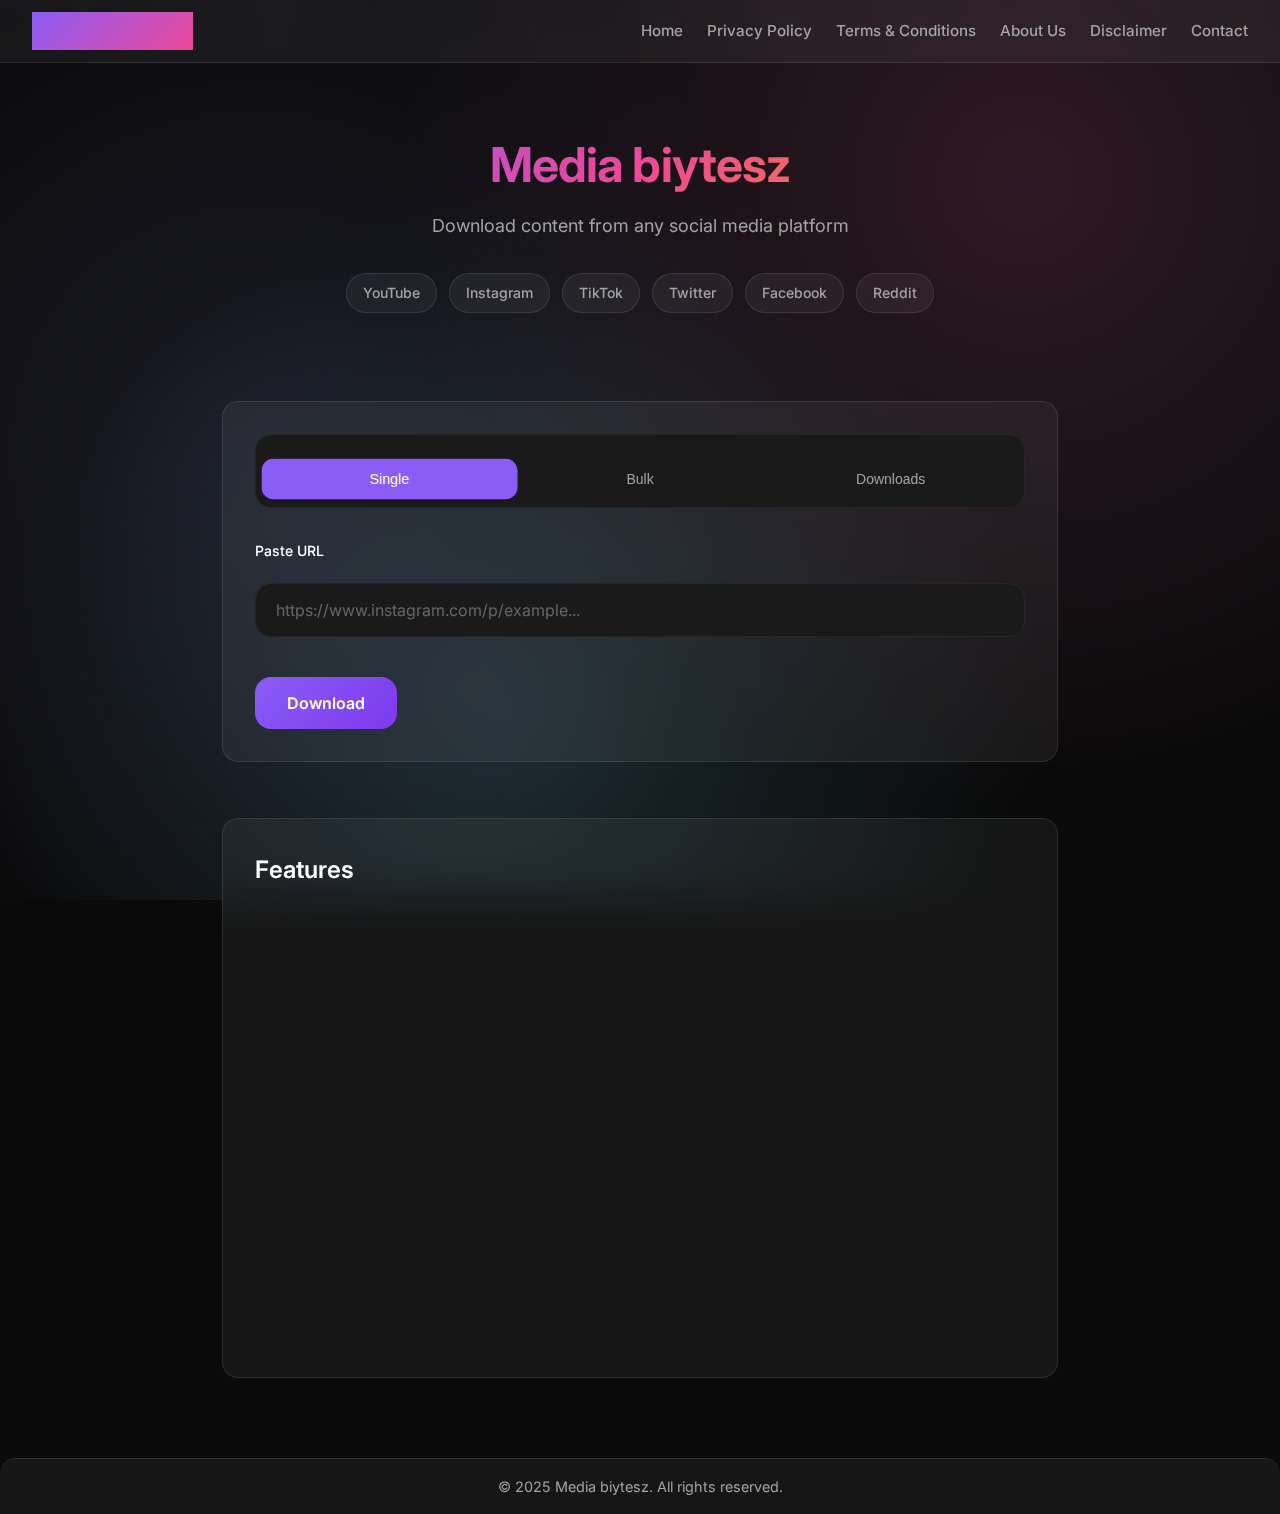
<file: index.html>
<!DOCTYPE html>
<html lang="en">
<head>
    <meta charset="UTF-8">
    <meta name="viewport" content="width=device-width, initial-scale=1.0">
    <title>Social Media Downloader</title>
    <style>
        @import url('https://fonts.googleapis.com/css2?family=Inter:wght@300;400;500;600;700&display=swap');
        
        :root {
            --bg-primary: #0a0a0a;
            --bg-secondary: #111111;
            --bg-card: #1a1a1a;
            --text-primary: #ffffff;
            --text-secondary: #a3a3a3;
            --text-muted: #666666;
            --accent: #8b5cf6;
            --accent-hover: #7c3aed;
            --success: #10b981;
            --error: #ef4444;
            --warning: #f59e0b;
            --border: #333333;
            --border-light: #262626;
            --glass: rgba(255, 255, 255, 0.05);
            --glass-border: rgba(255, 255, 255, 0.1);
        }

        * {
            margin: 0;
            padding: 0;
            box-sizing: border-box;
        }

        body {
            font-family: 'Inter', -apple-system, BlinkMacSystemFont, sans-serif;
            background: var(--bg-primary);
            color: var(--text-primary);
            line-height: 1.6;
            font-weight: 400;
            overflow-x: hidden;
        }

        .background-gradient {
            position: fixed;
            top: 0;
            left: 0;
            width: 100%;
            height: 100%;
            background: radial-gradient(circle at 20% 50%, rgba(120, 119, 198, 0.15) 0%, transparent 50%),
                        radial-gradient(circle at 80% 20%, rgba(255, 119, 198, 0.15) 0%, transparent 50%),
                        radial-gradient(circle at 40% 80%, rgba(120, 219, 255, 0.15) 0%, transparent 50%);
            pointer-events: none;
            z-index: -1;
            animation: backgroundFloat 20s ease-in-out infinite;
        }

        @keyframes backgroundFloat {
            0%, 100% {
                transform: translateY(0px) rotate(0deg);
            }
            33% {
                transform: translateY(-20px) rotate(1deg);
            }
            66% {
                transform: translateY(10px) rotate(-1deg);
            }
        }

        .floating-icons {
            position: fixed;
            top: 0;
            left: 0;
            width: 100%;
            height: 100%;
            pointer-events: none;
            z-index: -1;
            overflow: hidden;
        }

        .floating-icon {
            position: absolute;
            opacity: 0.03;
            animation: float 15s linear infinite;
            font-size: 2rem;
        }

        .floating-icon:nth-child(1) { left: 10%; animation-delay: 0s; animation-duration: 20s; }
        .floating-icon:nth-child(2) { left: 20%; animation-delay: 2s; animation-duration: 18s; }
        .floating-icon:nth-child(3) { left: 30%; animation-delay: 4s; animation-duration: 22s; }
        .floating-icon:nth-child(4) { left: 40%; animation-delay: 6s; animation-duration: 16s; }
        .floating-icon:nth-child(5) { left: 50%; animation-delay: 8s; animation-duration: 24s; }
        .floating-icon:nth-child(6) { left: 60%; animation-delay: 10s; animation-duration: 19s; }
        .floating-icon:nth-child(7) { left: 70%; animation-delay: 12s; animation-duration: 21s; }
        .floating-icon:nth-child(8) { left: 80%; animation-delay: 14s; animation-duration: 17s; }

        @keyframes float {
            0% {
                transform: translateY(100vh) rotate(0deg);
                opacity: 0;
            }
            10% {
                opacity: 0.03;
            }
            90% {
                opacity: 0.03;
            }
            100% {
                transform: translateY(-100px) rotate(360deg);
                opacity: 0;
            }
        }

        .particles {
            position: fixed;
            top: 0;
            left: 0;
            width: 100%;
            height: 100%;
            pointer-events: none;
            z-index: -1;
        }

        .particle {
            position: absolute;
            width: 2px;
            height: 2px;
            background: rgba(139, 92, 246, 0.3);
            border-radius: 50%;
            animation: particle 10s linear infinite;
        }

        .particle:nth-child(odd) {
            background: rgba(236, 72, 153, 0.3);
        }

        @keyframes particle {
            0% {
                transform: translateY(100vh) translateX(0);
                opacity: 0;
            }
            10% {
                opacity: 1;
            }
            90% {
                opacity: 1;
            }
            100% {
                transform: translateY(-10px) translateX(100px);
                opacity: 0;
            }
        }

        .container {
            max-width: 900px;
            margin: 0 auto;
            padding: 2rem;
            min-height: 100vh;
            display: flex;
            flex-direction: column;
        }

        .header {
            text-align: center;
            margin-bottom: 3rem;
            padding-top: 2rem;
        }

        .logo {
            font-size: 3rem;
            font-weight: 700;
            background: linear-gradient(135deg, var(--accent), #ec4899, #f59e0b);
            background-clip: text;
            -webkit-background-clip: text;
            -webkit-text-fill-color: transparent;
            margin-bottom: 0.5rem;
            letter-spacing: -0.02em;
        }

        .tagline {
            font-size: 1.125rem;
            color: var(--text-secondary);
            font-weight: 400;
        }

        .platforms {
            display: flex;
            justify-content: center;
            flex-wrap: wrap;
            gap: 0.75rem;
            margin: 2rem 0;
        }

        .platform-tag {
            background: var(--glass);
            backdrop-filter: blur(20px);
            border: 1px solid var(--glass-border);
            color: var(--text-secondary);
            padding: 0.5rem 1rem;
            border-radius: 2rem;
            font-size: 0.875rem;
            font-weight: 500;
            transition: all 0.3s cubic-bezier(0.4, 0, 0.2, 1);
            display: flex;
            align-items: center;
            gap: 0.5rem;
        }

        .platform-tag:hover {
            background: var(--glass-border);
            color: var(--text-primary);
            transform: translateY(-2px) scale(1.05);
            box-shadow: 0 10px 25px rgba(139, 92, 246, 0.2);
        }

        .platform-icon {
            width: 16px;
            height: 16px;
            filter: brightness(0) saturate(100%) invert(65%) sepia(0%) saturate(0%) hue-rotate(218deg) brightness(95%) contrast(85%);
            transition: filter 0.3s ease;
        }

        .platform-tag:hover .platform-icon {
            filter: brightness(0) saturate(100%) invert(100%) sepia(0%) saturate(7500%) hue-rotate(109deg) brightness(99%) contrast(107%);
        }

        .main-content {
            flex: 1;
            display: flex;
            flex-direction: column;
            gap: 2rem;
        }

        .card {
            background: var(--glass);
            backdrop-filter: blur(20px);
            border: 1px solid var(--glass-border);
            border-radius: 1.5rem;
            padding: 2rem;
            transition: all 0.3s cubic-bezier(0.4, 0, 0.2, 1);
        }

        .card:hover {
            border-color: var(--border);
            background: rgba(255, 255, 255, 0.08);
        }

        .tabs {
            display: flex;
            background: var(--bg-card);
            border-radius: 1rem;
            padding: 0.5rem;
            margin-bottom: 2rem;
            border: 1px solid var(--border-light);
        }

        .tab {
            flex: 1;
            background: transparent;
            border: none;
            color: var(--text-secondary);
            padding: 0.75rem 1rem;
            border-radius: 0.75rem;
            font-weight: 500;
            font-size: 0.875rem;
            cursor: pointer;
            transition: all 0.3s cubic-bezier(0.4, 0, 0.2, 1);
            position: relative;
        }

        .tab.active {
            background: var(--accent);
            color: white;
            transform: scale(1.02);
        }

        .tab:not(.active):hover {
            color: var(--text-primary);
            background: var(--glass);
        }

        .tab-content {
            display: none;
            animation: fadeIn 0.4s ease-out;
        }

        .tab-content.active {
            display: block;
        }

        @keyframes fadeIn {
            from { opacity: 0; transform: translateY(10px); }
            to { opacity: 1; transform: translateY(0); }
        }

        .input-group {
            margin-bottom: 1.5rem;
        }

        .input-label {
            display: block;
            margin-bottom: 0.75rem;
            color: var(--text-primary);
            font-weight: 500;
            font-size: 0.875rem;
        }

        .input-field {
            width: 100%;
            background: var(--bg-card);
            border: 1px solid var(--border-light);
            border-radius: 1rem;
            padding: 1rem 1.25rem;
            color: var(--text-primary);
            font-size: 1rem;
            transition: all 0.3s cubic-bezier(0.4, 0, 0.2, 1);
            font-family: inherit;
        }

        .input-field:focus {
            outline: none;
            border-color: var(--accent);
            background: var(--bg-secondary);
            box-shadow: 0 0 0 3px rgba(139, 92, 246, 0.1);
        }

        .input-field::placeholder {
            color: var(--text-muted);
        }

        .textarea {
            min-height: 120px;
            resize: vertical;
            font-family: inherit;
        }

        .btn {
            background: linear-gradient(135deg, var(--accent), var(--accent-hover));
            color: white;
            border: none;
            border-radius: 1rem;
            padding: 1rem 2rem;
            font-size: 1rem;
            font-weight: 600;
            cursor: pointer;
            transition: all 0.3s cubic-bezier(0.4, 0, 0.2, 1);
            display: inline-flex;
            align-items: center;
            gap: 0.75rem;
            position: relative;
            overflow: hidden;
            font-family: inherit;
        }

        .btn:hover {
            transform: translateY(-2px);
            box-shadow: 0 20px 40px rgba(139, 92, 246, 0.3);
        }

        .btn:active {
            transform: translateY(0);
        }

        .btn:disabled {
            opacity: 0.6;
            cursor: not-allowed;
            transform: none;
            box-shadow: none;
        }

        .btn-secondary {
            background: var(--bg-card);
            color: var(--text-primary);
            border: 1px solid var(--border);
        }

        .btn-secondary:hover {
            background: var(--border-light);
            box-shadow: 0 10px 20px rgba(0, 0, 0, 0.2);
        }

        .btn-danger {
            background: linear-gradient(135deg, var(--error), #dc2626);
        }

        .btn-danger:hover {
            box-shadow: 0 20px 40px rgba(239, 68, 68, 0.3);
        }

        .spinner {
            width: 20px;
            height: 20px;
            border: 2px solid rgba(255, 255, 255, 0.3);
            border-top: 2px solid white;
            border-radius: 50%;
            animation: spin 1s linear infinite;
        }

        @keyframes spin {
            0% { transform: rotate(0deg); }
            100% { transform: rotate(360deg); }
        }

        .status {
            margin-top: 1.5rem;
            padding: 1rem;
            border-radius: 1rem;
            font-weight: 500;
            border-left: 4px solid;
            animation: slideIn 0.3s ease-out;
        }

        @keyframes slideIn {
            from { opacity: 0; transform: translateX(-20px); }
            to { opacity: 1; transform: translateX(0); }
        }

        .status-success {
            background: rgba(16, 185, 129, 0.1);
            border-color: var(--success);
            color: var(--success);
        }

        .status-error {
            background: rgba(239, 68, 68, 0.1);
            border-color: var(--error);
            color: var(--error);
        }

        .status-loading {
            background: rgba(245, 158, 11, 0.1);
            border-color: var(--warning);
            color: var(--warning);
        }

        .downloads-grid {
            display: grid;
            grid-template-columns: repeat(auto-fill, minmax(280px, 1fr));
            gap: 1.5rem;
            margin-top: 1.5rem;
        }

        .download-item {
            background: var(--bg-card);
            border: 1px solid var(--border-light);
            border-radius: 1rem;
            padding: 1.5rem;
            transition: all 0.3s cubic-bezier(0.4, 0, 0.2, 1);
            position: relative;
            overflow: hidden;
        }

        .download-item:hover {
            transform: translateY(-4px);
            border-color: var(--border);
            box-shadow: 0 20px 40px rgba(0, 0, 0, 0.2);
        }

        .download-item::before {
            content: '';
            position: absolute;
            top: 0;
            left: 0;
            right: 0;
            height: 2px;
            background: linear-gradient(90deg, var(--accent), #ec4899);
        }

        .download-title {
            font-weight: 600;
            margin-bottom: 0.5rem;
            color: var(--text-primary);
            font-size: 1rem;
        }

        .download-meta {
            color: var(--text-secondary);
            font-size: 0.875rem;
            margin-bottom: 1rem;
        }

        .download-actions {
            display: flex;
            gap: 0.75rem;
        }

        .btn-small {
            padding: 0.5rem 1rem;
            font-size: 0.875rem;
            border-radius: 0.75rem;
        }

        .features {
            display: grid;
            grid-template-columns: repeat(auto-fit, minmax(200px, 1fr));
            gap: 1.5rem;
            margin-top: 2rem;
        }

        .feature {
            text-align: center;
            padding: 1.5rem 1rem;
            background: var(--glass);
            border: 1px solid var(--glass-border);
            border-radius: 1rem;
            transition: all 0.3s cubic-bezier(0.4, 0, 0.2, 1);
        }

        .feature:hover {
            transform: translateY(-4px);
            background: rgba(255, 255, 255, 0.08);
        }

        .feature-icon {
            font-size: 2rem;
            margin-bottom: 1rem;
        }

        .feature-title {
            font-weight: 600;
            margin-bottom: 0.5rem;
            color: var(--text-primary);
        }

        .feature-description {
            color: var(--text-secondary);
            font-size: 0.875rem;
        }

        .empty-state {
            text-align: center;
            padding: 3rem 1rem;
            color: var(--text-secondary);
        }

        .empty-state-icon {
            font-size: 3rem;
            margin-bottom: 1rem;
            opacity: 0.5;
        }

        @media (max-width: 768px) {
            .container {
                padding: 1rem;
            }

            .logo {
                font-size: 2.5rem;
            }

            .card {
                padding: 1.5rem;
            }

            .tabs {
                flex-direction: column;
                gap: 0.5rem;
            }

            .tab {
                text-align: center;
            }

            .downloads-grid {
                grid-template-columns: 1fr;
            }

            .platforms {
                justify-content: center;
            }

            .btn {
                width: 100%;
                justify-content: center;
            }

            .download-actions {
                flex-direction: column;
            }
        }

        /* Scrollbar styling */
        ::-webkit-scrollbar {
            width: 8px;
        }

        ::-webkit-scrollbar-track {
            background: var(--bg-secondary);
        }

        ::-webkit-scrollbar-thumb {
            background: var(--border);
            border-radius: 4px;
        }

        ::-webkit-scrollbar-thumb:hover {
            background: var(--text-muted);
        }
        /* Existing styles unchanged until this point */

        .downloads-grid {
            display: grid;
            grid-template-columns: repeat(auto-fill, minmax(280px, 1fr));
            gap: 1.5rem;
            margin-top: 1.5rem;
            opacity: 0;
            transform: translateY(20px);
            animation: fadeInUp 0.6s ease-out forwards;
        }

        @keyframes fadeInUp {
            to {
                opacity: 1;
                transform: translateY(0);
            }
        }

        .download-item {
            background: var(--bg-card);
            border: 1px solid var(--border-light);
            border-radius: 1rem;
            padding: 1.5rem;
            transition: all 0.4s cubic-bezier(0.4, 0, 0.2, 1);
            position: relative;
            overflow: hidden;
        }

        .download-item:hover {
            transform: translateY(-6px) scale(1.02);
            border-color: var(--border);
            box-shadow: 0 25px 50px rgba(0, 0, 0, 0.3);
        }

        .download-item::before {
            content: '';
            position: absolute;
            top: 0;
            left: 0;
            right: 0;
            height: 2px;
            background: linear-gradient(90deg, var(--accent), #ec4899);
            transition: width 0.3s ease;
        }

        .download-item:hover::before {
            width: 120%;
        }

        .features {
            display: grid;
            grid-template-columns: repeat(auto-fit, minmax(200px, 1fr));
            gap: 1.5rem;
            margin-top: 2rem;
            opacity: 0;
            transform: translateY(20px);
            animation: fadeInUp 0.8s ease-out forwards;
        }

        @keyframes featureFadeIn {
            from {
                opacity: 0;
                transform: translateY(20px);
            }
            to {
                opacity: 1;
                transform: translateY(0);
            }
        }

        .feature {
            text-align: center;
            padding: 1.5rem 1rem;
            background: var(--glass);
            border: 1px solid var(--glass-border);
            border-radius: 1rem;
            transition: all 0.4s cubic-bezier(0.4, 0, 0.2, 1);
            animation: featureFadeIn 0.6s ease-out forwards;
        }

        .feature:nth-child(1) { animation-delay: 0.1s; }
        .feature:nth-child(2) { animation-delay: 0.2s; }
        .feature:nth-child(3) { animation-delay: 0.3s; }
        .feature:nth-child(4) { animation-delay: 0.4s; }
        .feature:nth-child(5) { animation-delay: 0.5s; }
        .feature:nth-child(6) { animation-delay: 0.6s; }

        .feature:hover {
            transform: translateY(-6px);
            background: rgba(255, 255, 255, 0.08);
            box-shadow: 0 15px 30px rgba(139, 92, 246, 0.2);
        }

        .feature-icon {
            font-size: 2rem;
            margin-bottom: 1rem;
            transition: transform 0.3s ease;
        }

        .feature:hover .feature-icon {
            transform: scale(1.1);
        }

        .feature-title {
            font-weight: 600;
            margin-bottom: 0.5rem;
            color: var(--text-primary);
        }

        .feature-description {
            color: var(--text-secondary);
            font-size: 0.875rem;
        }
        /* Footer Styles */
.footer {
    background: var(--glass);
    backdrop-filter: blur(12px);
    border-top: 1px solid var(--glass-border);
    padding: 1rem;
    text-align: center;
    color: var(--text-secondary);
    font-size: 0.9rem;
    margin-top: 3rem;
    border-radius: 1rem 1rem 0 0;
}

.footer p {
    margin: 0;
    transition: color 0.3s ease;
}

.footer p:hover {
    color: var(--accent);
}
/* Navbar */
.navbar {
    position: sticky;
    top: 0;
    z-index: 100;
    background: var(--glass);
    backdrop-filter: blur(12px);
    border-bottom: 1px solid var(--glass-border);
    padding: 0.75rem 2rem;
    display: flex;
    justify-content: space-between;
    align-items: center;
}
.navbar .logo-text {
    font-weight: 700;
    font-size: 1.5rem;
    background: linear-gradient(135deg, var(--accent), #ec4899);
   
    -webkit-text-fill-color: transparent;
}
.nav-links {
    display: flex;
    gap: 1.5rem;
}
.nav-links a {
    color: var(--text-secondary);
    text-decoration: none;
    font-size: 0.95rem;
    font-weight: 500;
    transition: color 0.3s ease;
}
.nav-links a:hover {
    color: var(--accent);
}

/* Footer */
.footer {
    background: var(--glass);
    backdrop-filter: blur(12px);
    border-top: 1px solid var(--glass-border);
    padding: 1rem;
    text-align: center;
    color: var(--text-secondary);
    font-size: 0.9rem;
    margin-top: 3rem;
}

.footer p {
    margin: 0;
    transition: color 0.3s ease;
}
.footer p:hover {
    color: var(--accent);
}

/* Page Content */
.container {
    max-width: 900px;
    margin: 0 auto;
    padding: 2rem;
}
.header {
    text-align: center;
    margin-bottom: 2rem;
}

.tagline {
    font-size: 1.125rem;
    color: var(--text-secondary);
}
.card {
    background: var(--glass);
    border: 1px solid var(--glass-border);
    border-radius: 1rem;
    padding: 2rem;
    margin-top: 1.5rem;
    backdrop-filter: blur(20px);
}
input, textarea {
    width: 100%;
    padding: 0.75rem;
    margin-top: 0.5rem;
    border-radius: 0.5rem;
    border: 1px solid var(--glass-border);
    background: var(--bg-card);
    color: var(--text-primary);
}
button {
    margin-top: 1rem;
    background: linear-gradient(135deg, var(--accent), var(--accent-hover));
    color: white;
    border: none;
    padding: 0.8rem 1.5rem;
    border-radius: 0.6rem;
    cursor: pointer;
}
button:hover {
    background: var(--accent-hover);
}


        /* Responsive adjustments */
        @media (max-width: 768px) {
            .features {
                grid-template-columns: 1fr 1fr;
            }
        }
    </style>
</head>
<body>
    <div class="background-gradient"></div>
    
    <!-- Floating Icons Background -->
    <div class="floating-icons">
        <div class="floating-icon">📺</div>
        <div class="floating-icon">📸</div>
        <div class="floating-icon">🎵</div>
        <div class="floating-icon">🐦</div>
        <div class="floating-icon">📘</div>
        <div class="floating-icon">💬</div>
        <div class="floating-icon">🎬</div>
        <div class="floating-icon">📱</div>
    </div>

<!-- Navbar -->
<nav class="navbar">
    <div class="logo-text">Media Biytesz</div>
    <div class="nav-links">
        <a href="./index.html">Home</a>
        <a href="./privacy.html">Privacy Policy</a>
        <a href="./terms.html">Terms & Conditions</a>
        <a href="./about.html">About Us</a>
        <a href="./disclaimer.html">Disclaimer</a>
        <a href="./contact.html">Contact</a>
    </div>
</nav>
    <!-- Animated Particles -->
    <div class="particles" id="particles"></div>
    
    <div class="container">
        <header class="header">
            <h1 class="logo">Media biytesz</h1>
            <p class="tagline">Download content from any social media platform</p>
            
            <div class="platforms">
                <span class="platform-tag">
                    YouTube
                </span>
                <span class="platform-tag">
                    Instagram
                </span>
                <span class="platform-tag">
                    TikTok
                </span>
                <span class="platform-tag">
                    Twitter
                </span>
                <span class="platform-tag">
                    Facebook
                </span>
                <span class="platform-tag">
                    Reddit
                </span>
            </div>
        </header>

        <main class="main-content">
            <div class="card">
                <div class="tabs">
                    <button class="tab active" onclick="switchTab('single')">Single</button>
                    <button class="tab" onclick="switchTab('bulk')">Bulk</button>
                    <button class="tab" onclick="switchTab('downloads')">Downloads</button>
                </div>

                <!-- Single Download -->
                <div id="single-tab" class="tab-content active">
                    <div class="input-group">
                        <label class="input-label">Paste URL</label>
                        <input 
                            type="url" 
                            id="single-url" 
                            class="input-field" 
                            placeholder="https://www.instagram.com/p/example..."
                        />
                    </div>
                    
                    <button class="btn" onclick="downloadSingle()">
                        <span id="single-spinner" class="spinner" style="display: none;"></span>
                        <span id="single-text">Download</span>
                    </button>
                    
                    <div id="single-status"></div>
                </div>

                <!-- Bulk Download -->
                <div id="bulk-tab" class="tab-content">
                    <div class="input-group">
                        <label class="input-label">Multiple URLs (one per line)</label>
                        <textarea 
                            id="bulk-urls" 
                            class="input-field textarea" 
                            placeholder="https://www.youtube.com/watch?v=example1&#10;https://www.instagram.com/p/example2/&#10;https://www.tiktok.com/@user/video/example3"
                        ></textarea>
                    </div>
                    
                    <button class="btn" onclick="downloadBulk()">
                        <span id="bulk-spinner" class="spinner" style="display: none;"></span>
                        <span id="bulk-text">Download All</span>
                    </button>
                    
                    <div id="bulk-status"></div>
                </div>

                <!-- Downloads List -->
                <div id="downloads-tab" class="tab-content">
                    <div style="display: flex; gap: 1rem; margin-bottom: 1.5rem; flex-wrap: wrap;">
                        <button class="btn btn-secondary" onclick="refreshDownloads()">
                            🔄 Refresh
                        </button>
                        <button class="btn btn-danger" onclick="clearDownloads()">
                            🗑️ Clear All
                        </button>
                    </div>
                    
                    <div id="downloads-list"></div>
                </div>
            </div>

            <!-- Features Section -->
<div class="card">
    <h2 style="margin-bottom: 1.5rem; font-weight: 600; color: var(--text-primary);">Features</h2>
    <div class="features">
        <div class="feature">
            <div class="feature-icon">🎯</div>
            <h3 class="feature-title">Auto Detection</h3>
            <p class="feature-description">Automatically detects platform and content type</p>
        </div>
        <div class="feature">
            <div class="feature-icon">📱</div>
            <h3 class="feature-title">All Content</h3>
            <p class="feature-description">Videos, photos, stories, reels, and more</p>
        </div>
        <div class="feature">
            <div class="feature-icon">📦</div>
            <h3 class="feature-title">Bulk Downloads</h3>
            <p class="feature-description">Download multiple URLs simultaneously</p>
        </div>
        <div class="feature">
            <div class="feature-icon">🔒</div>
            <h3 class="feature-title">Privacy First</h3>
            <p class="feature-description">All processing done on your server</p>
        </div>
        <div class="feature">
            <div class="feature-icon">⚡</div>
            <h3 class="feature-title">Fast Processing</h3>
            <p class="feature-description">Lightning-fast downloads with minimal waiting time</p>
        </div>
        <div class="feature">
            <div class="feature-icon">🌐</div>
            <h3 class="feature-title">Cross-Platform</h3>
            <p class="feature-description">Supports Windows, macOS, Linux, and mobile devices</p>
        </div>
    </div>
</div>

        </main>
    </div>

    <script>
        // Tab switching
        function switchTab(tabName) {
            document.querySelectorAll('.tab-content').forEach(content => {
                content.classList.remove('active');
            });
            
            document.querySelectorAll('.tab').forEach(tab => {
                tab.classList.remove('active');
            });
            
            document.getElementById(tabName + '-tab').classList.add('active');
            event.target.classList.add('active');
            
            if (tabName === 'downloads') {
                refreshDownloads();
            }
        }

        // Single download
        async function downloadSingle() {
            const url = document.getElementById('single-url').value.trim();
            const statusDiv = document.getElementById('single-status');
            const spinner = document.getElementById('single-spinner');
            const buttonText = document.getElementById('single-text');
            const button = document.querySelector('#single-tab .btn');
            
            if (!url) {
                showStatus(statusDiv, 'Please enter a valid URL', 'error');
                return;
            }
            
            // Loading state
            spinner.style.display = 'block';
            buttonText.textContent = 'Downloading...';
            button.disabled = true;
            
            try {
                const response = await fetch('/download', {
                    method: 'POST',
                    headers: { 'Content-Type': 'application/json' },
                    body: JSON.stringify({ url })
                });
                
                const result = await response.json();
                
                if (result.status === 'success') {
                    let message = `✅ ${result.message}`;
                    if (result.title) message += `\n📝 ${result.title}`;
                    if (result.platform) message += `\n🌐 ${result.platform}`;
                    
                    showStatus(statusDiv, message, 'success');
                    document.getElementById('single-url').value = '';
                } else {
                    showStatus(statusDiv, `❌ ${result.message}`, 'error');
                }
            } catch (error) {
                showStatus(statusDiv, `❌ Network error: ${error.message}`, 'error');
            } finally {
                spinner.style.display = 'none';
                buttonText.textContent = 'Download';
                button.disabled = false;
            }
        }

        // Bulk download
        async function downloadBulk() {
            const urlsText = document.getElementById('bulk-urls').value.trim();
            const statusDiv = document.getElementById('bulk-status');
            const spinner = document.getElementById('bulk-spinner');
            const buttonText = document.getElementById('bulk-text');
            const button = document.querySelector('#bulk-tab .btn');
            
            if (!urlsText) {
                showStatus(statusDiv, 'Please enter at least one URL', 'error');
                return;
            }
            
            const urls = urlsText.split('\n').filter(url => url.trim());
            
            if (urls.length === 0) {
                showStatus(statusDiv, 'Please enter valid URLs', 'error');
                return;
            }
            
            // Loading state
            spinner.style.display = 'block';
            buttonText.textContent = `Processing ${urls.length} URLs...`;
            button.disabled = true;
            
            try {
                const response = await fetch('/bulk-download', {
                    method: 'POST',
                    headers: { 'Content-Type': 'application/json' },
                    body: JSON.stringify({ urls })
                });
                
                const result = await response.json();
                
                if (result.status === 'success') {
                    let message = `✅ ${result.message}\n\n`;
                    result.results.forEach((res, index) => {
                        const icon = res.status === 'success' ? '✅' : '❌';
                        message += `${icon} URL ${index + 1}: ${res.message}\n`;
                    });
                    
                    showStatus(statusDiv, message, 'success');
                    document.getElementById('bulk-urls').value = '';
                } else {
                    showStatus(statusDiv, `❌ ${result.message}`, 'error');
                }
            } catch (error) {
                showStatus(statusDiv, `❌ Network error: ${error.message}`, 'error');
            } finally {
                spinner.style.display = 'none';
                buttonText.textContent = 'Download All';
                button.disabled = false;
            }
        }

        // Refresh downloads
        async function refreshDownloads() {
            const downloadsDiv = document.getElementById('downloads-list');
            
            try {
                const response = await fetch('/downloads');
                const result = await response.json();
                
                if (result.items && result.items.length > 0) {
                    let html = '<div class="downloads-grid">';
                    
                    result.items.forEach(item => {
                        const isFile = item.type === 'file';
                        const icon = isFile ? '📄' : '📁';
                        const size = isFile ? formatFileSize(item.size) : `${item.file_count} files`;
                        
                        html += `
                            <div class="download-item">
                                <h3 class="download-title">${item.name}</h3>
                                <p class="download-meta">${icon} ${size}</p>
                                <div class="download-actions">
                                    <button class="btn btn-small" onclick="${isFile ? `downloadFile('${item.name}')` : `downloadFolder('${item.name}')`}">
                                        ${isFile ? '⬇️ Download' : '📦 Download ZIP'}
                                    </button>
                                </div>
                            </div>
                        `;
                    });
                    
                    html += '</div>';
                    downloadsDiv.innerHTML = html;
                } else {
                    downloadsDiv.innerHTML = `
                        <div class="empty-state">
                            <div class="empty-state-icon">📁</div>
                            <p>No downloads yet. Start downloading some content!</p>
                        </div>
                    `;
                }
            } catch (error) {
                downloadsDiv.innerHTML = `<div class="status status-error">Error loading downloads: ${error.message}</div>`;
            }
        }

        // Download handlers
        function downloadFile(filename) {
            window.open(`/download-file/${encodeURIComponent(filename)}`, '_blank');
        }

        function downloadFolder(foldername) {
            window.open(`/download-folder/${encodeURIComponent(foldername)}`, '_blank');
        }

        // Clear downloads
        async function clearDownloads() {
            if (!confirm('Are you sure you want to clear all downloads?')) return;
            
            try {
                const response = await fetch('/clear-downloads', {
                    method: 'POST',
                    headers: { 'Content-Type': 'application/json' }
                });
                
                const result = await response.json();
                
                if (result.status === 'success') {
                    alert('✅ All downloads cleared successfully!');
                    refreshDownloads();
                } else {
                    alert(`❌ Error: ${result.message}`);
                }
            } catch (error) {
                alert(`❌ Network error: ${error.message}`);
            }
        }

        // Utility functions
        function showStatus(container, message, type, append = false) {
            const statusHtml = `<div class="status status-${type}">${message.replace(/\n/g, '<br>')}</div>`;
            
            if (append) {
                container.innerHTML += statusHtml;
            } else {
                container.innerHTML = statusHtml;
            }
        }

        function formatFileSize(bytes) {
            if (bytes === 0) return '0 Bytes';
            const k = 1024;
            const sizes = ['Bytes', 'KB', 'MB', 'GB'];
            const i = Math.floor(Math.log(bytes) / Math.log(k));
            return parseFloat((bytes / Math.pow(k, i)).toFixed(2)) + ' ' + sizes[i];
        }

        // Event listeners
        document.getElementById('single-url').addEventListener('keypress', function(e) {
            if (e.key === 'Enter') downloadSingle();
        });

        // Platform detection
        document.getElementById('single-url').addEventListener('input', function(e) {
            const url = e.target.value.toLowerCase();
            const platforms = {
                'youtube.com': 'YouTube', 'youtu.be': 'YouTube',
                'instagram.com': 'Instagram', 'tiktok.com': 'TikTok',
                'twitter.com': 'Twitter', 'x.com': 'Twitter',
                'facebook.com': 'Facebook', 'reddit.com': 'Reddit'
            };
            
            const platform = Object.keys(platforms).find(key => url.includes(key));
            
            if (platform && url.trim()) {
                const statusDiv = document.getElementById('single-status');
                showStatus(statusDiv, `🌐 Detected: ${platforms[platform]}`, 'loading');
            }
        });

        // Initialize particles
        function createParticles() {
            const particlesContainer = document.getElementById('particles');
            const particleCount = 50;
            
            for (let i = 0; i < particleCount; i++) {
                const particle = document.createElement('div');
                particle.className = 'particle';
                particle.style.left = Math.random() * 100 + '%';
                particle.style.animationDelay = Math.random() * 10 + 's';
                particle.style.animationDuration = (Math.random() * 10 + 10) + 's';
                particlesContainer.appendChild(particle);
            }
        }

        // Initialize
        document.addEventListener('DOMContentLoaded', function() {
            createParticles();
            console.log('🚀 Modern Social Media Downloader loaded!');
        });

        console.log('🚀 Modern Social Media Downloader loaded!');

         // Existing script remains unchanged
    document.addEventListener('DOMContentLoaded', function () {
        createParticles();
        console.log('🚀 Modern Social Media Downloader loaded!');
    });
    </script>
    <!-- Footer -->
<footer class="footer">
    <p>© 2025 Media biytesz. All rights reserved.</p>
</footer>

</body>
</html>
</file>
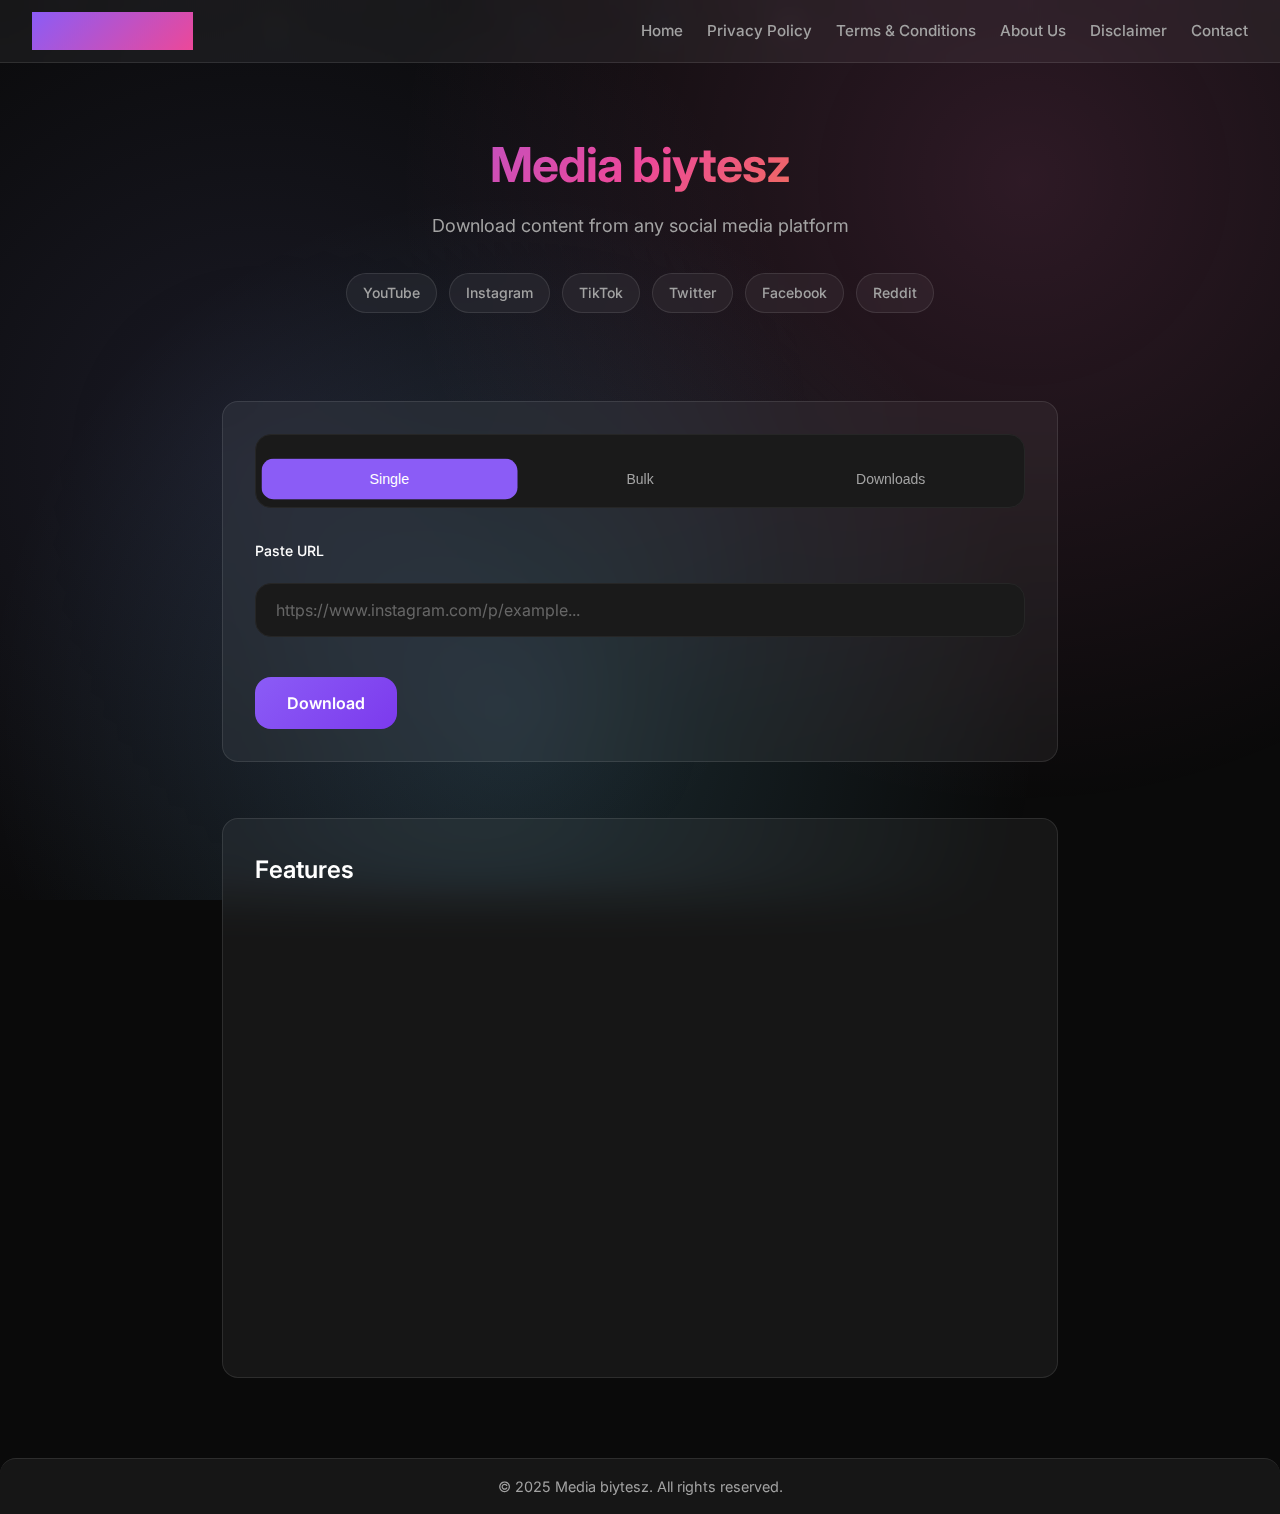
<file: templates/index.html>
<!DOCTYPE html>
<html lang="en">
<head>
    <meta charset="UTF-8">
    <meta name="viewport" content="width=device-width, initial-scale=1.0">
    <title>Social Media Downloader</title>
    <style>
        @import url('https://fonts.googleapis.com/css2?family=Inter:wght@300;400;500;600;700&display=swap');
        
        :root {
            --bg-primary: #0a0a0a;
            --bg-secondary: #111111;
            --bg-card: #1a1a1a;
            --text-primary: #ffffff;
            --text-secondary: #a3a3a3;
            --text-muted: #666666;
            --accent: #8b5cf6;
            --accent-hover: #7c3aed;
            --success: #10b981;
            --error: #ef4444;
            --warning: #f59e0b;
            --border: #333333;
            --border-light: #262626;
            --glass: rgba(255, 255, 255, 0.05);
            --glass-border: rgba(255, 255, 255, 0.1);
        }

        * {
            margin: 0;
            padding: 0;
            box-sizing: border-box;
        }

        body {
            font-family: 'Inter', -apple-system, BlinkMacSystemFont, sans-serif;
            background: var(--bg-primary);
            color: var(--text-primary);
            line-height: 1.6;
            font-weight: 400;
            overflow-x: hidden;
        }

        .background-gradient {
            position: fixed;
            top: 0;
            left: 0;
            width: 100%;
            height: 100%;
            background: radial-gradient(circle at 20% 50%, rgba(120, 119, 198, 0.15) 0%, transparent 50%),
                        radial-gradient(circle at 80% 20%, rgba(255, 119, 198, 0.15) 0%, transparent 50%),
                        radial-gradient(circle at 40% 80%, rgba(120, 219, 255, 0.15) 0%, transparent 50%);
            pointer-events: none;
            z-index: -1;
            animation: backgroundFloat 20s ease-in-out infinite;
        }

        @keyframes backgroundFloat {
            0%, 100% {
                transform: translateY(0px) rotate(0deg);
            }
            33% {
                transform: translateY(-20px) rotate(1deg);
            }
            66% {
                transform: translateY(10px) rotate(-1deg);
            }
        }

        .floating-icons {
            position: fixed;
            top: 0;
            left: 0;
            width: 100%;
            height: 100%;
            pointer-events: none;
            z-index: -1;
            overflow: hidden;
        }

        .floating-icon {
            position: absolute;
            opacity: 0.03;
            animation: float 15s linear infinite;
            font-size: 2rem;
        }

        .floating-icon:nth-child(1) { left: 10%; animation-delay: 0s; animation-duration: 20s; }
        .floating-icon:nth-child(2) { left: 20%; animation-delay: 2s; animation-duration: 18s; }
        .floating-icon:nth-child(3) { left: 30%; animation-delay: 4s; animation-duration: 22s; }
        .floating-icon:nth-child(4) { left: 40%; animation-delay: 6s; animation-duration: 16s; }
        .floating-icon:nth-child(5) { left: 50%; animation-delay: 8s; animation-duration: 24s; }
        .floating-icon:nth-child(6) { left: 60%; animation-delay: 10s; animation-duration: 19s; }
        .floating-icon:nth-child(7) { left: 70%; animation-delay: 12s; animation-duration: 21s; }
        .floating-icon:nth-child(8) { left: 80%; animation-delay: 14s; animation-duration: 17s; }

        @keyframes float {
            0% {
                transform: translateY(100vh) rotate(0deg);
                opacity: 0;
            }
            10% {
                opacity: 0.03;
            }
            90% {
                opacity: 0.03;
            }
            100% {
                transform: translateY(-100px) rotate(360deg);
                opacity: 0;
            }
        }

        .particles {
            position: fixed;
            top: 0;
            left: 0;
            width: 100%;
            height: 100%;
            pointer-events: none;
            z-index: -1;
        }

        .particle {
            position: absolute;
            width: 2px;
            height: 2px;
            background: rgba(139, 92, 246, 0.3);
            border-radius: 50%;
            animation: particle 10s linear infinite;
        }

        .particle:nth-child(odd) {
            background: rgba(236, 72, 153, 0.3);
        }

        @keyframes particle {
            0% {
                transform: translateY(100vh) translateX(0);
                opacity: 0;
            }
            10% {
                opacity: 1;
            }
            90% {
                opacity: 1;
            }
            100% {
                transform: translateY(-10px) translateX(100px);
                opacity: 0;
            }
        }

        .container {
            max-width: 900px;
            margin: 0 auto;
            padding: 2rem;
            min-height: 100vh;
            display: flex;
            flex-direction: column;
        }

        .header {
            text-align: center;
            margin-bottom: 3rem;
            padding-top: 2rem;
        }

        .logo {
            font-size: 3rem;
            font-weight: 700;
            background: linear-gradient(135deg, var(--accent), #ec4899, #f59e0b);
            background-clip: text;
            -webkit-background-clip: text;
            -webkit-text-fill-color: transparent;
            margin-bottom: 0.5rem;
            letter-spacing: -0.02em;
        }

        .tagline {
            font-size: 1.125rem;
            color: var(--text-secondary);
            font-weight: 400;
        }

        .platforms {
            display: flex;
            justify-content: center;
            flex-wrap: wrap;
            gap: 0.75rem;
            margin: 2rem 0;
        }

        .platform-tag {
            background: var(--glass);
            backdrop-filter: blur(20px);
            border: 1px solid var(--glass-border);
            color: var(--text-secondary);
            padding: 0.5rem 1rem;
            border-radius: 2rem;
            font-size: 0.875rem;
            font-weight: 500;
            transition: all 0.3s cubic-bezier(0.4, 0, 0.2, 1);
            display: flex;
            align-items: center;
            gap: 0.5rem;
        }

        .platform-tag:hover {
            background: var(--glass-border);
            color: var(--text-primary);
            transform: translateY(-2px) scale(1.05);
            box-shadow: 0 10px 25px rgba(139, 92, 246, 0.2);
        }

        .platform-icon {
            width: 16px;
            height: 16px;
            filter: brightness(0) saturate(100%) invert(65%) sepia(0%) saturate(0%) hue-rotate(218deg) brightness(95%) contrast(85%);
            transition: filter 0.3s ease;
        }

        .platform-tag:hover .platform-icon {
            filter: brightness(0) saturate(100%) invert(100%) sepia(0%) saturate(7500%) hue-rotate(109deg) brightness(99%) contrast(107%);
        }

        .main-content {
            flex: 1;
            display: flex;
            flex-direction: column;
            gap: 2rem;
        }

        .card {
            background: var(--glass);
            backdrop-filter: blur(20px);
            border: 1px solid var(--glass-border);
            border-radius: 1.5rem;
            padding: 2rem;
            transition: all 0.3s cubic-bezier(0.4, 0, 0.2, 1);
        }

        .card:hover {
            border-color: var(--border);
            background: rgba(255, 255, 255, 0.08);
        }

        .tabs {
            display: flex;
            background: var(--bg-card);
            border-radius: 1rem;
            padding: 0.5rem;
            margin-bottom: 2rem;
            border: 1px solid var(--border-light);
        }

        .tab {
            flex: 1;
            background: transparent;
            border: none;
            color: var(--text-secondary);
            padding: 0.75rem 1rem;
            border-radius: 0.75rem;
            font-weight: 500;
            font-size: 0.875rem;
            cursor: pointer;
            transition: all 0.3s cubic-bezier(0.4, 0, 0.2, 1);
            position: relative;
        }

        .tab.active {
            background: var(--accent);
            color: white;
            transform: scale(1.02);
        }

        .tab:not(.active):hover {
            color: var(--text-primary);
            background: var(--glass);
        }

        .tab-content {
            display: none;
            animation: fadeIn 0.4s ease-out;
        }

        .tab-content.active {
            display: block;
        }

        @keyframes fadeIn {
            from { opacity: 0; transform: translateY(10px); }
            to { opacity: 1; transform: translateY(0); }
        }

        .input-group {
            margin-bottom: 1.5rem;
        }

        .input-label {
            display: block;
            margin-bottom: 0.75rem;
            color: var(--text-primary);
            font-weight: 500;
            font-size: 0.875rem;
        }

        .input-field {
            width: 100%;
            background: var(--bg-card);
            border: 1px solid var(--border-light);
            border-radius: 1rem;
            padding: 1rem 1.25rem;
            color: var(--text-primary);
            font-size: 1rem;
            transition: all 0.3s cubic-bezier(0.4, 0, 0.2, 1);
            font-family: inherit;
        }

        .input-field:focus {
            outline: none;
            border-color: var(--accent);
            background: var(--bg-secondary);
            box-shadow: 0 0 0 3px rgba(139, 92, 246, 0.1);
        }

        .input-field::placeholder {
            color: var(--text-muted);
        }

        .textarea {
            min-height: 120px;
            resize: vertical;
            font-family: inherit;
        }

        .btn {
            background: linear-gradient(135deg, var(--accent), var(--accent-hover));
            color: white;
            border: none;
            border-radius: 1rem;
            padding: 1rem 2rem;
            font-size: 1rem;
            font-weight: 600;
            cursor: pointer;
            transition: all 0.3s cubic-bezier(0.4, 0, 0.2, 1);
            display: inline-flex;
            align-items: center;
            gap: 0.75rem;
            position: relative;
            overflow: hidden;
            font-family: inherit;
        }

        .btn:hover {
            transform: translateY(-2px);
            box-shadow: 0 20px 40px rgba(139, 92, 246, 0.3);
        }

        .btn:active {
            transform: translateY(0);
        }

        .btn:disabled {
            opacity: 0.6;
            cursor: not-allowed;
            transform: none;
            box-shadow: none;
        }

        .btn-secondary {
            background: var(--bg-card);
            color: var(--text-primary);
            border: 1px solid var(--border);
        }

        .btn-secondary:hover {
            background: var(--border-light);
            box-shadow: 0 10px 20px rgba(0, 0, 0, 0.2);
        }

        .btn-danger {
            background: linear-gradient(135deg, var(--error), #dc2626);
        }

        .btn-danger:hover {
            box-shadow: 0 20px 40px rgba(239, 68, 68, 0.3);
        }

        .spinner {
            width: 20px;
            height: 20px;
            border: 2px solid rgba(255, 255, 255, 0.3);
            border-top: 2px solid white;
            border-radius: 50%;
            animation: spin 1s linear infinite;
        }

        @keyframes spin {
            0% { transform: rotate(0deg); }
            100% { transform: rotate(360deg); }
        }

        .status {
            margin-top: 1.5rem;
            padding: 1rem;
            border-radius: 1rem;
            font-weight: 500;
            border-left: 4px solid;
            animation: slideIn 0.3s ease-out;
        }

        @keyframes slideIn {
            from { opacity: 0; transform: translateX(-20px); }
            to { opacity: 1; transform: translateX(0); }
        }

        .status-success {
            background: rgba(16, 185, 129, 0.1);
            border-color: var(--success);
            color: var(--success);
        }

        .status-error {
            background: rgba(239, 68, 68, 0.1);
            border-color: var(--error);
            color: var(--error);
        }

        .status-loading {
            background: rgba(245, 158, 11, 0.1);
            border-color: var(--warning);
            color: var(--warning);
        }

        .downloads-grid {
            display: grid;
            grid-template-columns: repeat(auto-fill, minmax(280px, 1fr));
            gap: 1.5rem;
            margin-top: 1.5rem;
        }

        .download-item {
            background: var(--bg-card);
            border: 1px solid var(--border-light);
            border-radius: 1rem;
            padding: 1.5rem;
            transition: all 0.3s cubic-bezier(0.4, 0, 0.2, 1);
            position: relative;
            overflow: hidden;
        }

        .download-item:hover {
            transform: translateY(-4px);
            border-color: var(--border);
            box-shadow: 0 20px 40px rgba(0, 0, 0, 0.2);
        }

        .download-item::before {
            content: '';
            position: absolute;
            top: 0;
            left: 0;
            right: 0;
            height: 2px;
            background: linear-gradient(90deg, var(--accent), #ec4899);
        }

        .download-title {
            font-weight: 600;
            margin-bottom: 0.5rem;
            color: var(--text-primary);
            font-size: 1rem;
        }

        .download-meta {
            color: var(--text-secondary);
            font-size: 0.875rem;
            margin-bottom: 1rem;
        }

        .download-actions {
            display: flex;
            gap: 0.75rem;
        }

        .btn-small {
            padding: 0.5rem 1rem;
            font-size: 0.875rem;
            border-radius: 0.75rem;
        }

        .features {
            display: grid;
            grid-template-columns: repeat(auto-fit, minmax(200px, 1fr));
            gap: 1.5rem;
            margin-top: 2rem;
        }

        .feature {
            text-align: center;
            padding: 1.5rem 1rem;
            background: var(--glass);
            border: 1px solid var(--glass-border);
            border-radius: 1rem;
            transition: all 0.3s cubic-bezier(0.4, 0, 0.2, 1);
        }

        .feature:hover {
            transform: translateY(-4px);
            background: rgba(255, 255, 255, 0.08);
        }

        .feature-icon {
            font-size: 2rem;
            margin-bottom: 1rem;
        }

        .feature-title {
            font-weight: 600;
            margin-bottom: 0.5rem;
            color: var(--text-primary);
        }

        .feature-description {
            color: var(--text-secondary);
            font-size: 0.875rem;
        }

        .empty-state {
            text-align: center;
            padding: 3rem 1rem;
            color: var(--text-secondary);
        }

        .empty-state-icon {
            font-size: 3rem;
            margin-bottom: 1rem;
            opacity: 0.5;
        }

        @media (max-width: 768px) {
            .container {
                padding: 1rem;
            }

            .logo {
                font-size: 2.5rem;
            }

            .card {
                padding: 1.5rem;
            }

            .tabs {
                flex-direction: column;
                gap: 0.5rem;
            }

            .tab {
                text-align: center;
            }

            .downloads-grid {
                grid-template-columns: 1fr;
            }

            .platforms {
                justify-content: center;
            }

            .btn {
                width: 100%;
                justify-content: center;
            }

            .download-actions {
                flex-direction: column;
            }
        }

        /* Scrollbar styling */
        ::-webkit-scrollbar {
            width: 8px;
        }

        ::-webkit-scrollbar-track {
            background: var(--bg-secondary);
        }

        ::-webkit-scrollbar-thumb {
            background: var(--border);
            border-radius: 4px;
        }

        ::-webkit-scrollbar-thumb:hover {
            background: var(--text-muted);
        }
        /* Existing styles unchanged until this point */

        .downloads-grid {
            display: grid;
            grid-template-columns: repeat(auto-fill, minmax(280px, 1fr));
            gap: 1.5rem;
            margin-top: 1.5rem;
            opacity: 0;
            transform: translateY(20px);
            animation: fadeInUp 0.6s ease-out forwards;
        }

        @keyframes fadeInUp {
            to {
                opacity: 1;
                transform: translateY(0);
            }
        }

        .download-item {
            background: var(--bg-card);
            border: 1px solid var(--border-light);
            border-radius: 1rem;
            padding: 1.5rem;
            transition: all 0.4s cubic-bezier(0.4, 0, 0.2, 1);
            position: relative;
            overflow: hidden;
        }

        .download-item:hover {
            transform: translateY(-6px) scale(1.02);
            border-color: var(--border);
            box-shadow: 0 25px 50px rgba(0, 0, 0, 0.3);
        }

        .download-item::before {
            content: '';
            position: absolute;
            top: 0;
            left: 0;
            right: 0;
            height: 2px;
            background: linear-gradient(90deg, var(--accent), #ec4899);
            transition: width 0.3s ease;
        }

        .download-item:hover::before {
            width: 120%;
        }

        .features {
            display: grid;
            grid-template-columns: repeat(auto-fit, minmax(200px, 1fr));
            gap: 1.5rem;
            margin-top: 2rem;
            opacity: 0;
            transform: translateY(20px);
            animation: fadeInUp 0.8s ease-out forwards;
        }

        @keyframes featureFadeIn {
            from {
                opacity: 0;
                transform: translateY(20px);
            }
            to {
                opacity: 1;
                transform: translateY(0);
            }
        }

        .feature {
            text-align: center;
            padding: 1.5rem 1rem;
            background: var(--glass);
            border: 1px solid var(--glass-border);
            border-radius: 1rem;
            transition: all 0.4s cubic-bezier(0.4, 0, 0.2, 1);
            animation: featureFadeIn 0.6s ease-out forwards;
        }

        .feature:nth-child(1) { animation-delay: 0.1s; }
        .feature:nth-child(2) { animation-delay: 0.2s; }
        .feature:nth-child(3) { animation-delay: 0.3s; }
        .feature:nth-child(4) { animation-delay: 0.4s; }
        .feature:nth-child(5) { animation-delay: 0.5s; }
        .feature:nth-child(6) { animation-delay: 0.6s; }

        .feature:hover {
            transform: translateY(-6px);
            background: rgba(255, 255, 255, 0.08);
            box-shadow: 0 15px 30px rgba(139, 92, 246, 0.2);
        }

        .feature-icon {
            font-size: 2rem;
            margin-bottom: 1rem;
            transition: transform 0.3s ease;
        }

        .feature:hover .feature-icon {
            transform: scale(1.1);
        }

        .feature-title {
            font-weight: 600;
            margin-bottom: 0.5rem;
            color: var(--text-primary);
        }

        .feature-description {
            color: var(--text-secondary);
            font-size: 0.875rem;
        }
        /* Footer Styles */
.footer {
    background: var(--glass);
    backdrop-filter: blur(12px);
    border-top: 1px solid var(--glass-border);
    padding: 1rem;
    text-align: center;
    color: var(--text-secondary);
    font-size: 0.9rem;
    margin-top: 3rem;
    border-radius: 1rem 1rem 0 0;
}

.footer p {
    margin: 0;
    transition: color 0.3s ease;
}

.footer p:hover {
    color: var(--accent);
}
/* Navbar */
.navbar {
    position: sticky;
    top: 0;
    z-index: 100;
    background: var(--glass);
    backdrop-filter: blur(12px);
    border-bottom: 1px solid var(--glass-border);
    padding: 0.75rem 2rem;
    display: flex;
    justify-content: space-between;
    align-items: center;
}
.navbar .logo-text {
    font-weight: 700;
    font-size: 1.5rem;
    background: linear-gradient(135deg, var(--accent), #ec4899);
   
    -webkit-text-fill-color: transparent;
}
.nav-links {
    display: flex;
    gap: 1.5rem;
}
.nav-links a {
    color: var(--text-secondary);
    text-decoration: none;
    font-size: 0.95rem;
    font-weight: 500;
    transition: color 0.3s ease;
}
.nav-links a:hover {
    color: var(--accent);
}

/* Footer */
.footer {
    background: var(--glass);
    backdrop-filter: blur(12px);
    border-top: 1px solid var(--glass-border);
    padding: 1rem;
    text-align: center;
    color: var(--text-secondary);
    font-size: 0.9rem;
    margin-top: 3rem;
}

.footer p {
    margin: 0;
    transition: color 0.3s ease;
}
.footer p:hover {
    color: var(--accent);
}

/* Page Content */
.container {
    max-width: 900px;
    margin: 0 auto;
    padding: 2rem;
}
.header {
    text-align: center;
    margin-bottom: 2rem;
}

.tagline {
    font-size: 1.125rem;
    color: var(--text-secondary);
}
.card {
    background: var(--glass);
    border: 1px solid var(--glass-border);
    border-radius: 1rem;
    padding: 2rem;
    margin-top: 1.5rem;
    backdrop-filter: blur(20px);
}
input, textarea {
    width: 100%;
    padding: 0.75rem;
    margin-top: 0.5rem;
    border-radius: 0.5rem;
    border: 1px solid var(--glass-border);
    background: var(--bg-card);
    color: var(--text-primary);
}
button {
    margin-top: 1rem;
    background: linear-gradient(135deg, var(--accent), var(--accent-hover));
    color: white;
    border: none;
    padding: 0.8rem 1.5rem;
    border-radius: 0.6rem;
    cursor: pointer;
}
button:hover {
    background: var(--accent-hover);
}


        /* Responsive adjustments */
        @media (max-width: 768px) {
            .features {
                grid-template-columns: 1fr 1fr;
            }
        }
    </style>
</head>
<body>
    <div class="background-gradient"></div>
    
    <!-- Floating Icons Background -->
    <div class="floating-icons">
        <div class="floating-icon">📺</div>
        <div class="floating-icon">📸</div>
        <div class="floating-icon">🎵</div>
        <div class="floating-icon">🐦</div>
        <div class="floating-icon">📘</div>
        <div class="floating-icon">💬</div>
        <div class="floating-icon">🎬</div>
        <div class="floating-icon">📱</div>
    </div>

<!-- Navbar -->
<nav class="navbar">
    <div class="logo-text">Media Biytesz</div>
    <div class="nav-links">
        <a href="./index.html">Home</a>
        <a href="./privacy.html">Privacy Policy</a>
        <a href="./terms.html">Terms & Conditions</a>
        <a href="./about.html">About Us</a>
        <a href="./disclaimer.html">Disclaimer</a>
        <a href="./contact.html">Contact</a>
    </div>
</nav>
    <!-- Animated Particles -->
    <div class="particles" id="particles"></div>
    
    <div class="container">
        <header class="header">
            <h1 class="logo">Media biytesz</h1>
            <p class="tagline">Download content from any social media platform</p>
            
            <div class="platforms">
                <span class="platform-tag">
                    YouTube
                </span>
                <span class="platform-tag">
                    Instagram
                </span>
                <span class="platform-tag">
                    TikTok
                </span>
                <span class="platform-tag">
                    Twitter
                </span>
                <span class="platform-tag">
                    Facebook
                </span>
                <span class="platform-tag">
                    Reddit
                </span>
            </div>
        </header>

        <main class="main-content">
            <div class="card">
                <div class="tabs">
                    <button class="tab active" onclick="switchTab('single')">Single</button>
                    <button class="tab" onclick="switchTab('bulk')">Bulk</button>
                    <button class="tab" onclick="switchTab('downloads')">Downloads</button>
                </div>

                <!-- Single Download -->
                <div id="single-tab" class="tab-content active">
                    <div class="input-group">
                        <label class="input-label">Paste URL</label>
                        <input 
                            type="url" 
                            id="single-url" 
                            class="input-field" 
                            placeholder="https://www.instagram.com/p/example..."
                        />
                    </div>
                    
                    <button class="btn" onclick="downloadSingle()">
                        <span id="single-spinner" class="spinner" style="display: none;"></span>
                        <span id="single-text">Download</span>
                    </button>
                    
                    <div id="single-status"></div>
                </div>

                <!-- Bulk Download -->
                <div id="bulk-tab" class="tab-content">
                    <div class="input-group">
                        <label class="input-label">Multiple URLs (one per line)</label>
                        <textarea 
                            id="bulk-urls" 
                            class="input-field textarea" 
                            placeholder="https://www.youtube.com/watch?v=example1&#10;https://www.instagram.com/p/example2/&#10;https://www.tiktok.com/@user/video/example3"
                        ></textarea>
                    </div>
                    
                    <button class="btn" onclick="downloadBulk()">
                        <span id="bulk-spinner" class="spinner" style="display: none;"></span>
                        <span id="bulk-text">Download All</span>
                    </button>
                    
                    <div id="bulk-status"></div>
                </div>

                <!-- Downloads List -->
                <div id="downloads-tab" class="tab-content">
                    <div style="display: flex; gap: 1rem; margin-bottom: 1.5rem; flex-wrap: wrap;">
                        <button class="btn btn-secondary" onclick="refreshDownloads()">
                            🔄 Refresh
                        </button>
                        <button class="btn btn-danger" onclick="clearDownloads()">
                            🗑️ Clear All
                        </button>
                    </div>
                    
                    <div id="downloads-list"></div>
                </div>
            </div>

            <!-- Features Section -->
<div class="card">
    <h2 style="margin-bottom: 1.5rem; font-weight: 600; color: var(--text-primary);">Features</h2>
    <div class="features">
        <div class="feature">
            <div class="feature-icon">🎯</div>
            <h3 class="feature-title">Auto Detection</h3>
            <p class="feature-description">Automatically detects platform and content type</p>
        </div>
        <div class="feature">
            <div class="feature-icon">📱</div>
            <h3 class="feature-title">All Content</h3>
            <p class="feature-description">Videos, photos, stories, reels, and more</p>
        </div>
        <div class="feature">
            <div class="feature-icon">📦</div>
            <h3 class="feature-title">Bulk Downloads</h3>
            <p class="feature-description">Download multiple URLs simultaneously</p>
        </div>
        <div class="feature">
            <div class="feature-icon">🔒</div>
            <h3 class="feature-title">Privacy First</h3>
            <p class="feature-description">All processing done on your server</p>
        </div>
        <div class="feature">
            <div class="feature-icon">⚡</div>
            <h3 class="feature-title">Fast Processing</h3>
            <p class="feature-description">Lightning-fast downloads with minimal waiting time</p>
        </div>
        <div class="feature">
            <div class="feature-icon">🌐</div>
            <h3 class="feature-title">Cross-Platform</h3>
            <p class="feature-description">Supports Windows, macOS, Linux, and mobile devices</p>
        </div>
    </div>
</div>

        </main>
    </div>

    <script>
        // Tab switching
        function switchTab(tabName) {
            document.querySelectorAll('.tab-content').forEach(content => {
                content.classList.remove('active');
            });
            
            document.querySelectorAll('.tab').forEach(tab => {
                tab.classList.remove('active');
            });
            
            document.getElementById(tabName + '-tab').classList.add('active');
            event.target.classList.add('active');
            
            if (tabName === 'downloads') {
                refreshDownloads();
            }
        }

        // Single download
        async function downloadSingle() {
            const url = document.getElementById('single-url').value.trim();
            const statusDiv = document.getElementById('single-status');
            const spinner = document.getElementById('single-spinner');
            const buttonText = document.getElementById('single-text');
            const button = document.querySelector('#single-tab .btn');
            
            if (!url) {
                showStatus(statusDiv, 'Please enter a valid URL', 'error');
                return;
            }
            
            // Loading state
            spinner.style.display = 'block';
            buttonText.textContent = 'Downloading...';
            button.disabled = true;
            
            try {
                const response = await fetch('/download', {
                    method: 'POST',
                    headers: { 'Content-Type': 'application/json' },
                    body: JSON.stringify({ url })
                });
                
                const result = await response.json();
                
                if (result.status === 'success') {
                    let message = `✅ ${result.message}`;
                    if (result.title) message += `\n📝 ${result.title}`;
                    if (result.platform) message += `\n🌐 ${result.platform}`;
                    
                    showStatus(statusDiv, message, 'success');
                    document.getElementById('single-url').value = '';
                } else {
                    showStatus(statusDiv, `❌ ${result.message}`, 'error');
                }
            } catch (error) {
                showStatus(statusDiv, `❌ Network error: ${error.message}`, 'error');
            } finally {
                spinner.style.display = 'none';
                buttonText.textContent = 'Download';
                button.disabled = false;
            }
        }

        // Bulk download
        async function downloadBulk() {
            const urlsText = document.getElementById('bulk-urls').value.trim();
            const statusDiv = document.getElementById('bulk-status');
            const spinner = document.getElementById('bulk-spinner');
            const buttonText = document.getElementById('bulk-text');
            const button = document.querySelector('#bulk-tab .btn');
            
            if (!urlsText) {
                showStatus(statusDiv, 'Please enter at least one URL', 'error');
                return;
            }
            
            const urls = urlsText.split('\n').filter(url => url.trim());
            
            if (urls.length === 0) {
                showStatus(statusDiv, 'Please enter valid URLs', 'error');
                return;
            }
            
            // Loading state
            spinner.style.display = 'block';
            buttonText.textContent = `Processing ${urls.length} URLs...`;
            button.disabled = true;
            
            try {
                const response = await fetch('/bulk-download', {
                    method: 'POST',
                    headers: { 'Content-Type': 'application/json' },
                    body: JSON.stringify({ urls })
                });
                
                const result = await response.json();
                
                if (result.status === 'success') {
                    let message = `✅ ${result.message}\n\n`;
                    result.results.forEach((res, index) => {
                        const icon = res.status === 'success' ? '✅' : '❌';
                        message += `${icon} URL ${index + 1}: ${res.message}\n`;
                    });
                    
                    showStatus(statusDiv, message, 'success');
                    document.getElementById('bulk-urls').value = '';
                } else {
                    showStatus(statusDiv, `❌ ${result.message}`, 'error');
                }
            } catch (error) {
                showStatus(statusDiv, `❌ Network error: ${error.message}`, 'error');
            } finally {
                spinner.style.display = 'none';
                buttonText.textContent = 'Download All';
                button.disabled = false;
            }
        }

        // Refresh downloads
        async function refreshDownloads() {
            const downloadsDiv = document.getElementById('downloads-list');
            
            try {
                const response = await fetch('/downloads');
                const result = await response.json();
                
                if (result.items && result.items.length > 0) {
                    let html = '<div class="downloads-grid">';
                    
                    result.items.forEach(item => {
                        const isFile = item.type === 'file';
                        const icon = isFile ? '📄' : '📁';
                        const size = isFile ? formatFileSize(item.size) : `${item.file_count} files`;
                        
                        html += `
                            <div class="download-item">
                                <h3 class="download-title">${item.name}</h3>
                                <p class="download-meta">${icon} ${size}</p>
                                <div class="download-actions">
                                    <button class="btn btn-small" onclick="${isFile ? `downloadFile('${item.name}')` : `downloadFolder('${item.name}')`}">
                                        ${isFile ? '⬇️ Download' : '📦 Download ZIP'}
                                    </button>
                                </div>
                            </div>
                        `;
                    });
                    
                    html += '</div>';
                    downloadsDiv.innerHTML = html;
                } else {
                    downloadsDiv.innerHTML = `
                        <div class="empty-state">
                            <div class="empty-state-icon">📁</div>
                            <p>No downloads yet. Start downloading some content!</p>
                        </div>
                    `;
                }
            } catch (error) {
                downloadsDiv.innerHTML = `<div class="status status-error">Error loading downloads: ${error.message}</div>`;
            }
        }

        // Download handlers
        function downloadFile(filename) {
            window.open(`/download-file/${encodeURIComponent(filename)}`, '_blank');
        }

        function downloadFolder(foldername) {
            window.open(`/download-folder/${encodeURIComponent(foldername)}`, '_blank');
        }

        // Clear downloads
        async function clearDownloads() {
            if (!confirm('Are you sure you want to clear all downloads?')) return;
            
            try {
                const response = await fetch('/clear-downloads', {
                    method: 'POST',
                    headers: { 'Content-Type': 'application/json' }
                });
                
                const result = await response.json();
                
                if (result.status === 'success') {
                    alert('✅ All downloads cleared successfully!');
                    refreshDownloads();
                } else {
                    alert(`❌ Error: ${result.message}`);
                }
            } catch (error) {
                alert(`❌ Network error: ${error.message}`);
            }
        }

        // Utility functions
        function showStatus(container, message, type, append = false) {
            const statusHtml = `<div class="status status-${type}">${message.replace(/\n/g, '<br>')}</div>`;
            
            if (append) {
                container.innerHTML += statusHtml;
            } else {
                container.innerHTML = statusHtml;
            }
        }

        function formatFileSize(bytes) {
            if (bytes === 0) return '0 Bytes';
            const k = 1024;
            const sizes = ['Bytes', 'KB', 'MB', 'GB'];
            const i = Math.floor(Math.log(bytes) / Math.log(k));
            return parseFloat((bytes / Math.pow(k, i)).toFixed(2)) + ' ' + sizes[i];
        }

        // Event listeners
        document.getElementById('single-url').addEventListener('keypress', function(e) {
            if (e.key === 'Enter') downloadSingle();
        });

        // Platform detection
        document.getElementById('single-url').addEventListener('input', function(e) {
            const url = e.target.value.toLowerCase();
            const platforms = {
                'youtube.com': 'YouTube', 'youtu.be': 'YouTube',
                'instagram.com': 'Instagram', 'tiktok.com': 'TikTok',
                'twitter.com': 'Twitter', 'x.com': 'Twitter',
                'facebook.com': 'Facebook', 'reddit.com': 'Reddit'
            };
            
            const platform = Object.keys(platforms).find(key => url.includes(key));
            
            if (platform && url.trim()) {
                const statusDiv = document.getElementById('single-status');
                showStatus(statusDiv, `🌐 Detected: ${platforms[platform]}`, 'loading');
            }
        });

        // Initialize particles
        function createParticles() {
            const particlesContainer = document.getElementById('particles');
            const particleCount = 50;
            
            for (let i = 0; i < particleCount; i++) {
                const particle = document.createElement('div');
                particle.className = 'particle';
                particle.style.left = Math.random() * 100 + '%';
                particle.style.animationDelay = Math.random() * 10 + 's';
                particle.style.animationDuration = (Math.random() * 10 + 10) + 's';
                particlesContainer.appendChild(particle);
            }
        }

        // Initialize
        document.addEventListener('DOMContentLoaded', function() {
            createParticles();
            console.log('🚀 Modern Social Media Downloader loaded!');
        });

        console.log('🚀 Modern Social Media Downloader loaded!');

         // Existing script remains unchanged
    document.addEventListener('DOMContentLoaded', function () {
        createParticles();
        console.log('🚀 Modern Social Media Downloader loaded!');
    });
    </script>
    <!-- Footer -->
<footer class="footer">
    <p>© 2025 Media biytesz. All rights reserved.</p>
</footer>

</body>
</html>
</file>
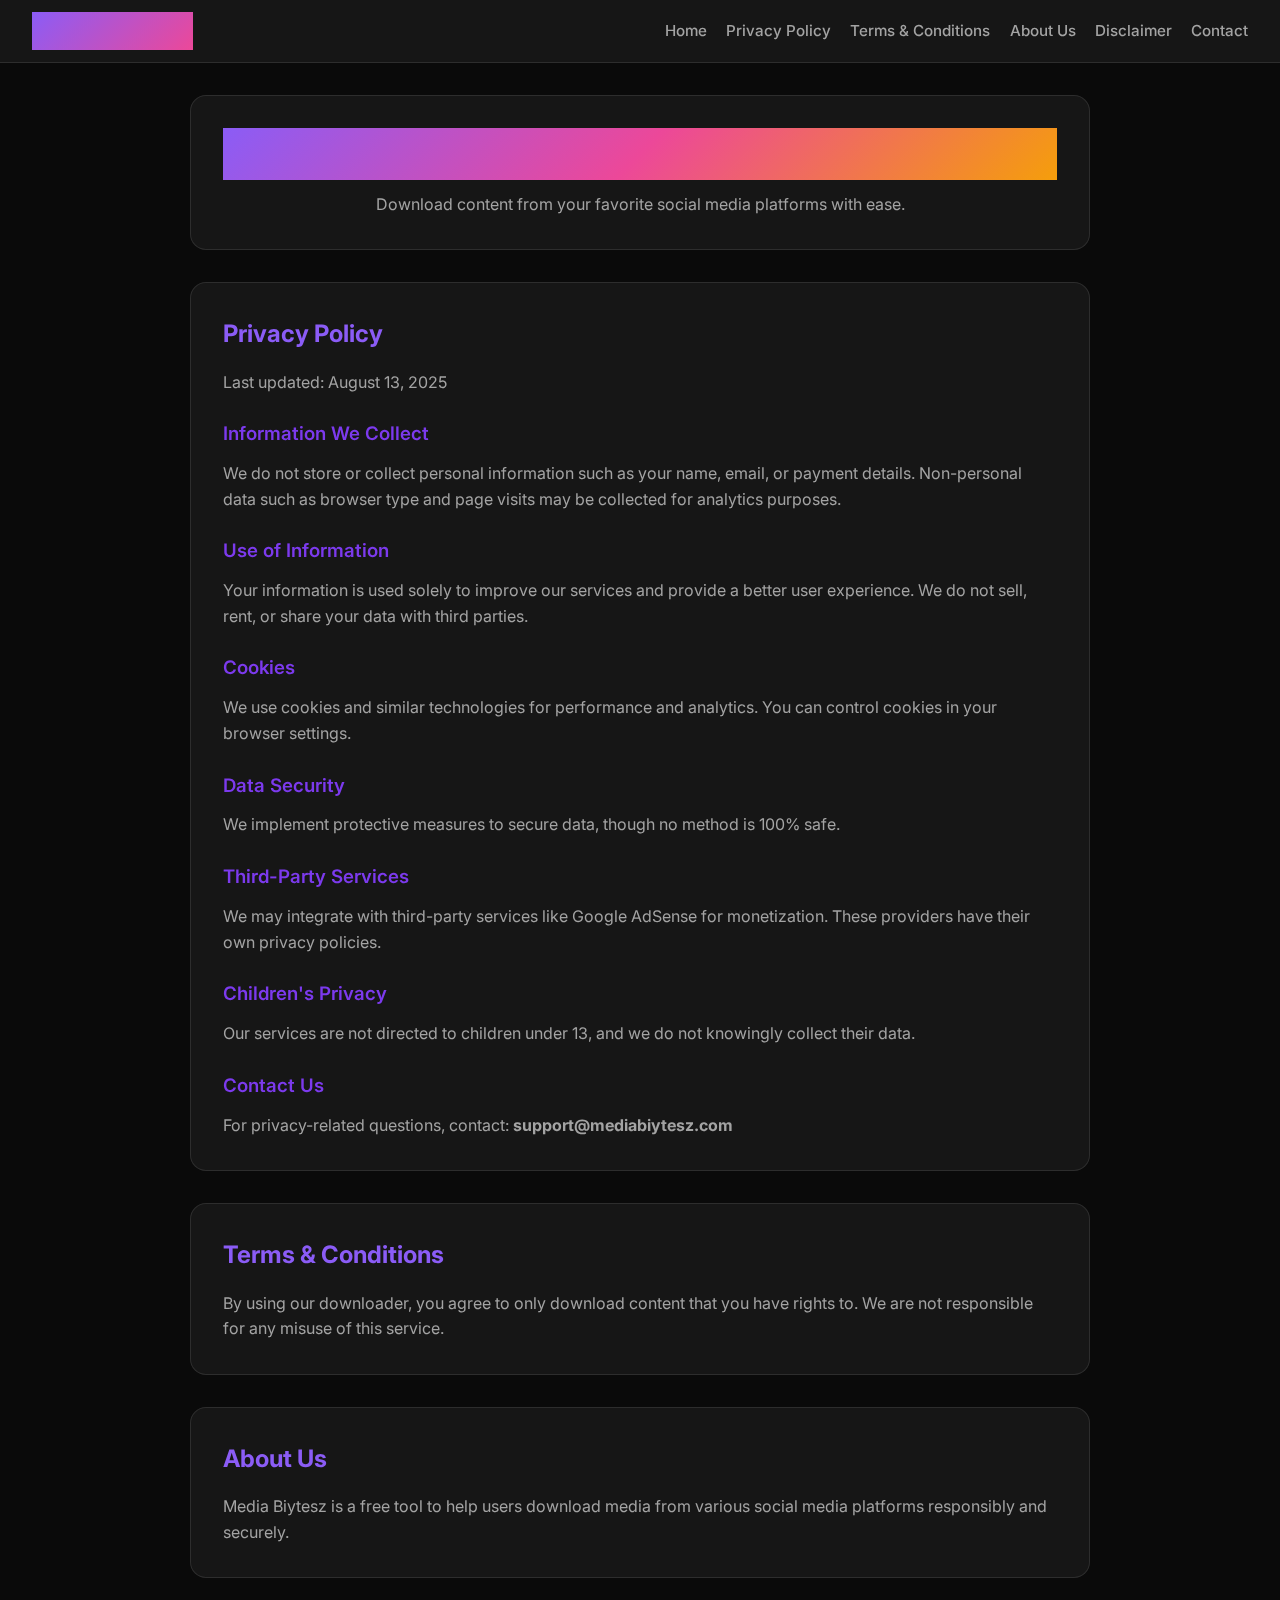
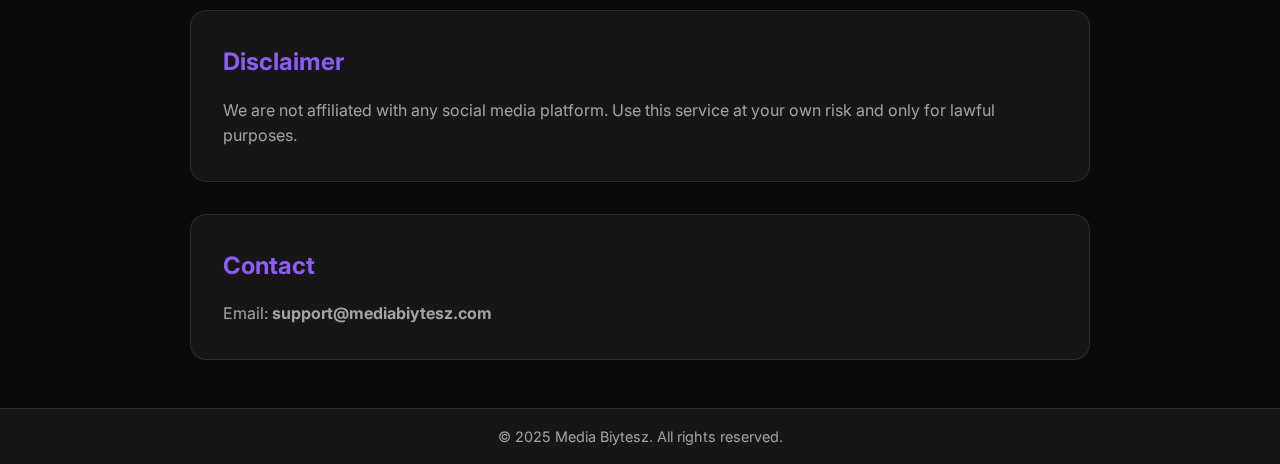
<file: privacy.html>
<!DOCTYPE html>
<html lang="en">
<head>
<meta charset="UTF-8" />
<meta name="viewport" content="width=device-width, initial-scale=1.0" />
<title>Media Biytesz - Downloader</title>

<style>
@import url('https://fonts.googleapis.com/css2?family=Inter:wght@300;400;500;600;700&display=swap');

:root {
    --bg-primary: #0a0a0a;
    --bg-secondary: #111111;
    --bg-card: #1a1a1a;
    --text-primary: #ffffff;
    --text-secondary: #a3a3a3;
    --text-muted: #666666;
    --accent: #8b5cf6;
    --accent-hover: #7c3aed;
    --border: #333333;
    --glass: rgba(255, 255, 255, 0.05);
    --glass-border: rgba(255, 255, 255, 0.1);
}

* {
    margin: 0;
    padding: 0;
    box-sizing: border-box;
}

body {
    font-family: 'Inter', sans-serif;
    background: var(--bg-primary);
    color: var(--text-primary);
    line-height: 1.6;
}

/* Navbar */
.navbar {
    position: sticky;
    top: 0;
    z-index: 100;
    background: var(--glass);
    backdrop-filter: blur(12px);
    border-bottom: 1px solid var(--glass-border);
    padding: 0.75rem 2rem;
    display: flex;
    justify-content: space-between;
    align-items: center;
}
.navbar .logo-text {
    font-weight: 700;
    font-size: 1.5rem;
    background: linear-gradient(135deg, var(--accent), #ec4899);
   
    -webkit-text-fill-color: transparent;
}
.nav-links {
    display: flex;
    gap: 1.2rem;
    flex-wrap: wrap;
}
.nav-links a {
    color: var(--text-secondary);
    text-decoration: none;
    font-size: 0.95rem;
    font-weight: 500;
    transition: color 0.3s ease;
}
.nav-links a:hover {
    color: var(--accent);
}

/* Sections */
.section-card {
    background: var(--glass);
    backdrop-filter: blur(20px);
    border: 1px solid var(--glass-border);
    border-radius: 1rem;
    padding: 2rem;
    max-width: 900px;
    margin: 2rem auto;
    color: var(--text-primary);
}
.section-card h2 {
    font-weight: 700;
    color: var(--accent);
    margin-bottom: 1rem;
}
.section-card h3 {
    margin-top: 1.5rem;
    font-weight: 600;
    color: var(--accent-hover);
}
.section-card p {
    margin-top: 0.75rem;
    color: var(--text-secondary);
}

/* Footer */
.footer {
    background: var(--glass);
    backdrop-filter: blur(12px);
    border-top: 1px solid var(--glass-border);
    padding: 1rem;
    text-align: center;
    color: var(--text-secondary);
    font-size: 0.9rem;
    margin-top: 3rem;
}
.footer p {
    margin: 0;
    transition: color 0.3s ease;
}
.footer p:hover {
    color: var(--accent);
}

/* Responsive */
@media (max-width: 768px) {
    .section-card {
        padding: 1.5rem;
        margin: 1rem;
        font-size: 0.95rem;
    }
}
</style>
</head>
<body>

<!-- NAVBAR -->
<nav class="navbar">
    <div class="logo-text">Media Biytesz</div>
    <div class="nav-links">
        <a href="./index.html">Home</a>
        <a href="#privacy">Privacy Policy</a>
        <a href="#terms">Terms & Conditions</a>
        <a href="#about">About Us</a>
        <a href="#disclaimer">Disclaimer</a>
        <a href="#contact">Contact</a>
    </div>
</nav>

<!-- Hero -->
<div class="section-card" style="text-align:center;">
    <h1 style="background: linear-gradient(135deg, var(--accent), #ec4899, #f59e0b);  -webkit-text-fill-color: transparent;">
        Media Biytesz Downloader
    </h1>
    <p>Download content from your favorite social media platforms with ease.</p>
</div>

<!-- Privacy Policy -->
<section id="privacy" class="section-card privacy-policy">
    <h2>Privacy Policy</h2>
    <p>Last updated: August 13, 2025</p>

    <h3>Information We Collect</h3>
    <p>We do not store or collect personal information such as your name, email, or payment details. Non-personal data such as browser type and page visits may be collected for analytics purposes.</p>

    <h3>Use of Information</h3>
    <p>Your information is used solely to improve our services and provide a better user experience. We do not sell, rent, or share your data with third parties.</p>

    <h3>Cookies</h3>
    <p>We use cookies and similar technologies for performance and analytics. You can control cookies in your browser settings.</p>

    <h3>Data Security</h3>
    <p>We implement protective measures to secure data, though no method is 100% safe.</p>

    <h3>Third-Party Services</h3>
    <p>We may integrate with third-party services like Google AdSense for monetization. These providers have their own privacy policies.</p>

    <h3>Children's Privacy</h3>
    <p>Our services are not directed to children under 13, and we do not knowingly collect their data.</p>

    <h3>Contact Us</h3>
    <p>For privacy-related questions, contact: <strong>support@mediabiytesz.com</strong></p>
</section>

<!-- Terms & Conditions -->
<section id="terms" class="section-card">
    <h2>Terms & Conditions</h2>
    <p>By using our downloader, you agree to only download content that you have rights to. We are not responsible for any misuse of this service.</p>
</section>

<!-- About Us -->
<section id="about" class="section-card">
    <h2>About Us</h2>
    <p>Media Biytesz is a free tool to help users download media from various social media platforms responsibly and securely.</p>
</section>

<!-- Disclaimer -->
<section id="disclaimer" class="section-card">
    <h2>Disclaimer</h2>
    <p>We are not affiliated with any social media platform. Use this service at your own risk and only for lawful purposes.</p>
</section>

<!-- Contact -->
<section id="contact" class="section-card">
    <h2>Contact</h2>
    <p>Email: <strong>support@mediabiytesz.com</strong></p>
</section>

<!-- Footer -->
<footer class="footer">
    <p>© 2025 Media Biytesz. All rights reserved.</p>
</footer>

</body>
</html>
</file>
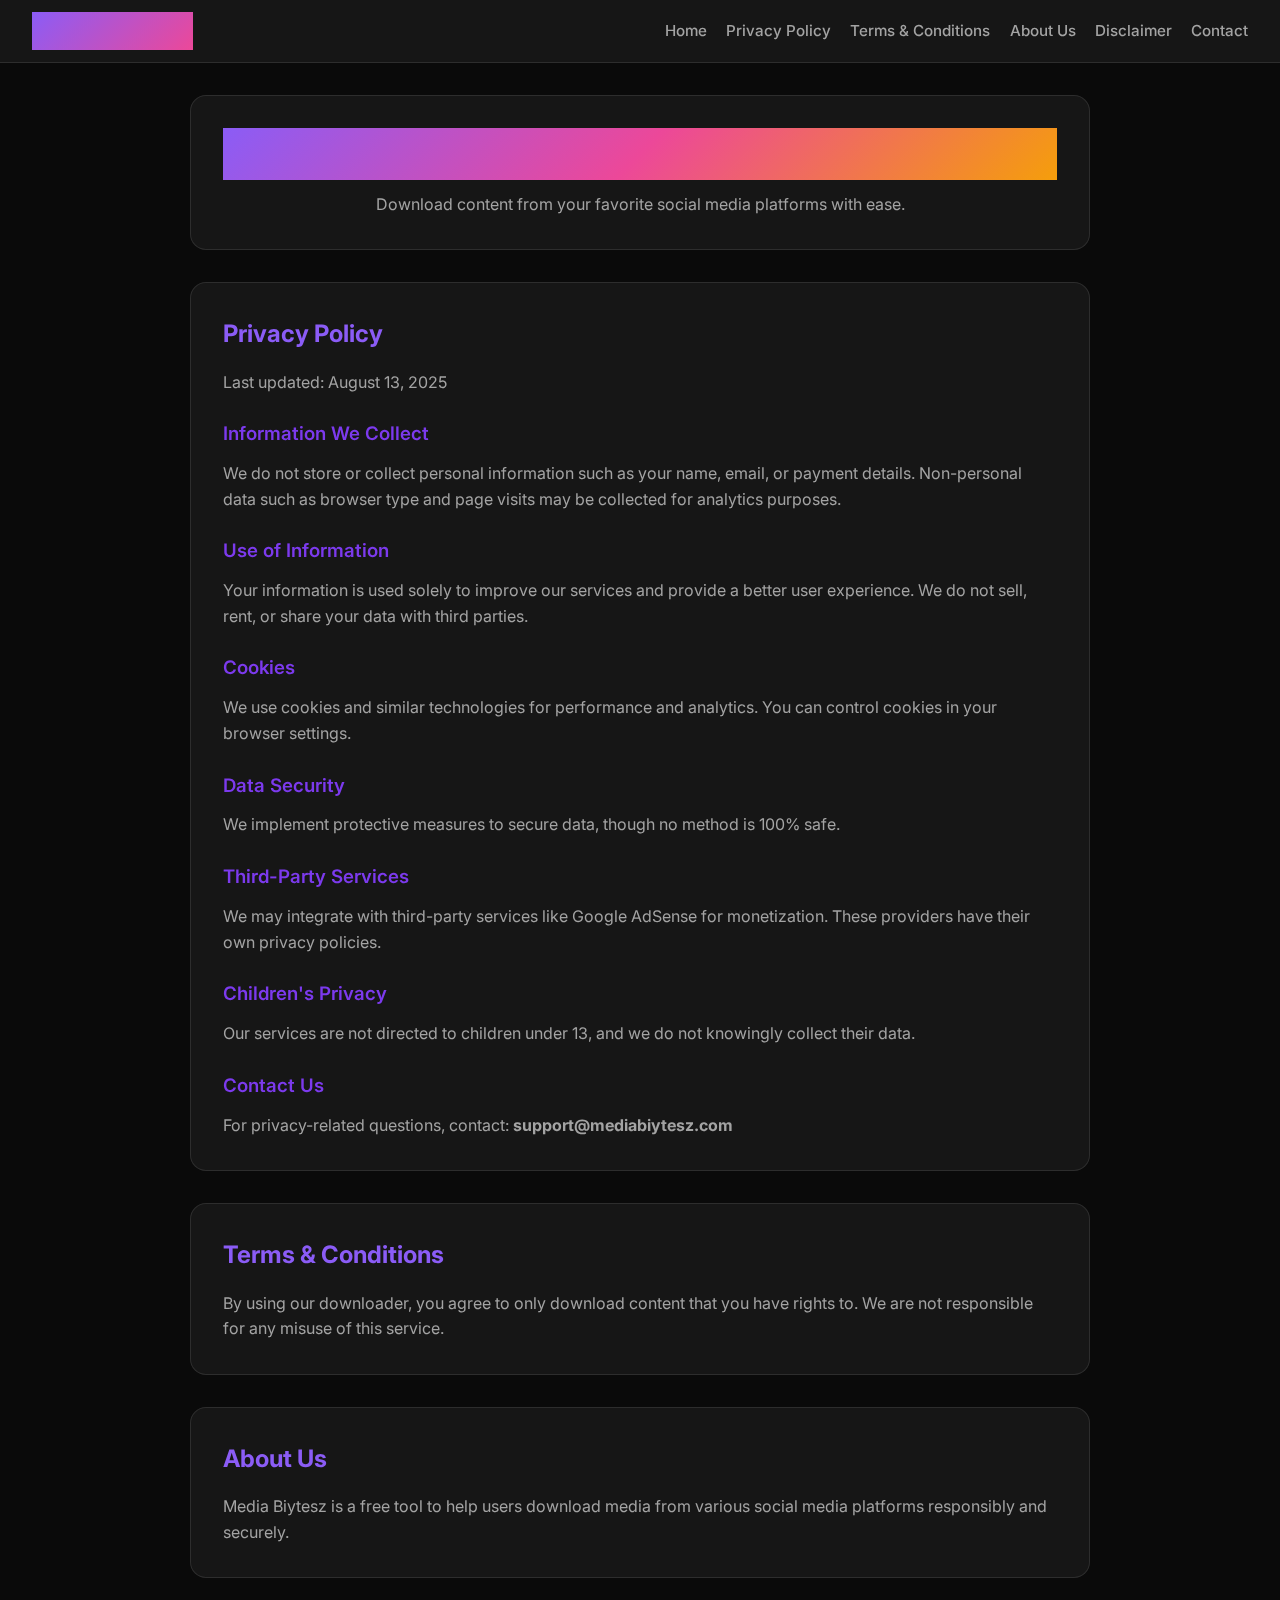
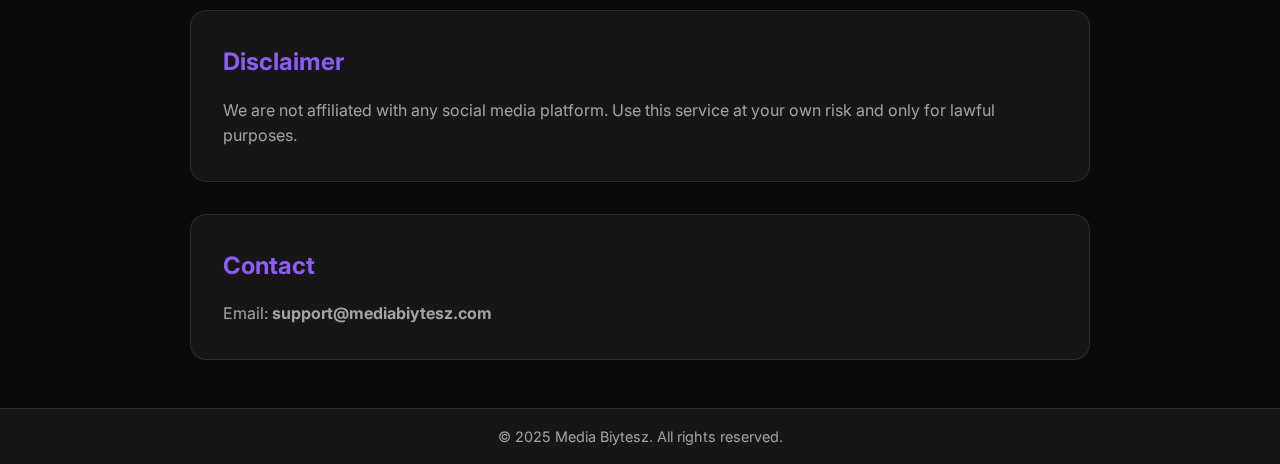
<file: templates/privacy.html>
<!DOCTYPE html>
<html lang="en">
<head>
<meta charset="UTF-8" />
<meta name="viewport" content="width=device-width, initial-scale=1.0" />
<title>Media Biytesz - Downloader</title>

<style>
@import url('https://fonts.googleapis.com/css2?family=Inter:wght@300;400;500;600;700&display=swap');

:root {
    --bg-primary: #0a0a0a;
    --bg-secondary: #111111;
    --bg-card: #1a1a1a;
    --text-primary: #ffffff;
    --text-secondary: #a3a3a3;
    --text-muted: #666666;
    --accent: #8b5cf6;
    --accent-hover: #7c3aed;
    --border: #333333;
    --glass: rgba(255, 255, 255, 0.05);
    --glass-border: rgba(255, 255, 255, 0.1);
}

* {
    margin: 0;
    padding: 0;
    box-sizing: border-box;
}

body {
    font-family: 'Inter', sans-serif;
    background: var(--bg-primary);
    color: var(--text-primary);
    line-height: 1.6;
}

/* Navbar */
.navbar {
    position: sticky;
    top: 0;
    z-index: 100;
    background: var(--glass);
    backdrop-filter: blur(12px);
    border-bottom: 1px solid var(--glass-border);
    padding: 0.75rem 2rem;
    display: flex;
    justify-content: space-between;
    align-items: center;
}
.navbar .logo-text {
    font-weight: 700;
    font-size: 1.5rem;
    background: linear-gradient(135deg, var(--accent), #ec4899);
   
    -webkit-text-fill-color: transparent;
}
.nav-links {
    display: flex;
    gap: 1.2rem;
    flex-wrap: wrap;
}
.nav-links a {
    color: var(--text-secondary);
    text-decoration: none;
    font-size: 0.95rem;
    font-weight: 500;
    transition: color 0.3s ease;
}
.nav-links a:hover {
    color: var(--accent);
}

/* Sections */
.section-card {
    background: var(--glass);
    backdrop-filter: blur(20px);
    border: 1px solid var(--glass-border);
    border-radius: 1rem;
    padding: 2rem;
    max-width: 900px;
    margin: 2rem auto;
    color: var(--text-primary);
}
.section-card h2 {
    font-weight: 700;
    color: var(--accent);
    margin-bottom: 1rem;
}
.section-card h3 {
    margin-top: 1.5rem;
    font-weight: 600;
    color: var(--accent-hover);
}
.section-card p {
    margin-top: 0.75rem;
    color: var(--text-secondary);
}

/* Footer */
.footer {
    background: var(--glass);
    backdrop-filter: blur(12px);
    border-top: 1px solid var(--glass-border);
    padding: 1rem;
    text-align: center;
    color: var(--text-secondary);
    font-size: 0.9rem;
    margin-top: 3rem;
}
.footer p {
    margin: 0;
    transition: color 0.3s ease;
}
.footer p:hover {
    color: var(--accent);
}

/* Responsive */
@media (max-width: 768px) {
    .section-card {
        padding: 1.5rem;
        margin: 1rem;
        font-size: 0.95rem;
    }
}
</style>
</head>
<body>

<!-- NAVBAR -->
<nav class="navbar">
    <div class="logo-text">Media Biytesz</div>
    <div class="nav-links">
        <a href="./index.html">Home</a>
        <a href="#privacy">Privacy Policy</a>
        <a href="#terms">Terms & Conditions</a>
        <a href="#about">About Us</a>
        <a href="#disclaimer">Disclaimer</a>
        <a href="#contact">Contact</a>
    </div>
</nav>

<!-- Hero -->
<div class="section-card" style="text-align:center;">
    <h1 style="background: linear-gradient(135deg, var(--accent), #ec4899, #f59e0b);  -webkit-text-fill-color: transparent;">
        Media Biytesz Downloader
    </h1>
    <p>Download content from your favorite social media platforms with ease.</p>
</div>

<!-- Privacy Policy -->
<section id="privacy" class="section-card privacy-policy">
    <h2>Privacy Policy</h2>
    <p>Last updated: August 13, 2025</p>

    <h3>Information We Collect</h3>
    <p>We do not store or collect personal information such as your name, email, or payment details. Non-personal data such as browser type and page visits may be collected for analytics purposes.</p>

    <h3>Use of Information</h3>
    <p>Your information is used solely to improve our services and provide a better user experience. We do not sell, rent, or share your data with third parties.</p>

    <h3>Cookies</h3>
    <p>We use cookies and similar technologies for performance and analytics. You can control cookies in your browser settings.</p>

    <h3>Data Security</h3>
    <p>We implement protective measures to secure data, though no method is 100% safe.</p>

    <h3>Third-Party Services</h3>
    <p>We may integrate with third-party services like Google AdSense for monetization. These providers have their own privacy policies.</p>

    <h3>Children's Privacy</h3>
    <p>Our services are not directed to children under 13, and we do not knowingly collect their data.</p>

    <h3>Contact Us</h3>
    <p>For privacy-related questions, contact: <strong>support@mediabiytesz.com</strong></p>
</section>

<!-- Terms & Conditions -->
<section id="terms" class="section-card">
    <h2>Terms & Conditions</h2>
    <p>By using our downloader, you agree to only download content that you have rights to. We are not responsible for any misuse of this service.</p>
</section>

<!-- About Us -->
<section id="about" class="section-card">
    <h2>About Us</h2>
    <p>Media Biytesz is a free tool to help users download media from various social media platforms responsibly and securely.</p>
</section>

<!-- Disclaimer -->
<section id="disclaimer" class="section-card">
    <h2>Disclaimer</h2>
    <p>We are not affiliated with any social media platform. Use this service at your own risk and only for lawful purposes.</p>
</section>

<!-- Contact -->
<section id="contact" class="section-card">
    <h2>Contact</h2>
    <p>Email: <strong>support@mediabiytesz.com</strong></p>
</section>

<!-- Footer -->
<footer class="footer">
    <p>© 2025 Media Biytesz. All rights reserved.</p>
</footer>

</body>
</html>
</file>
